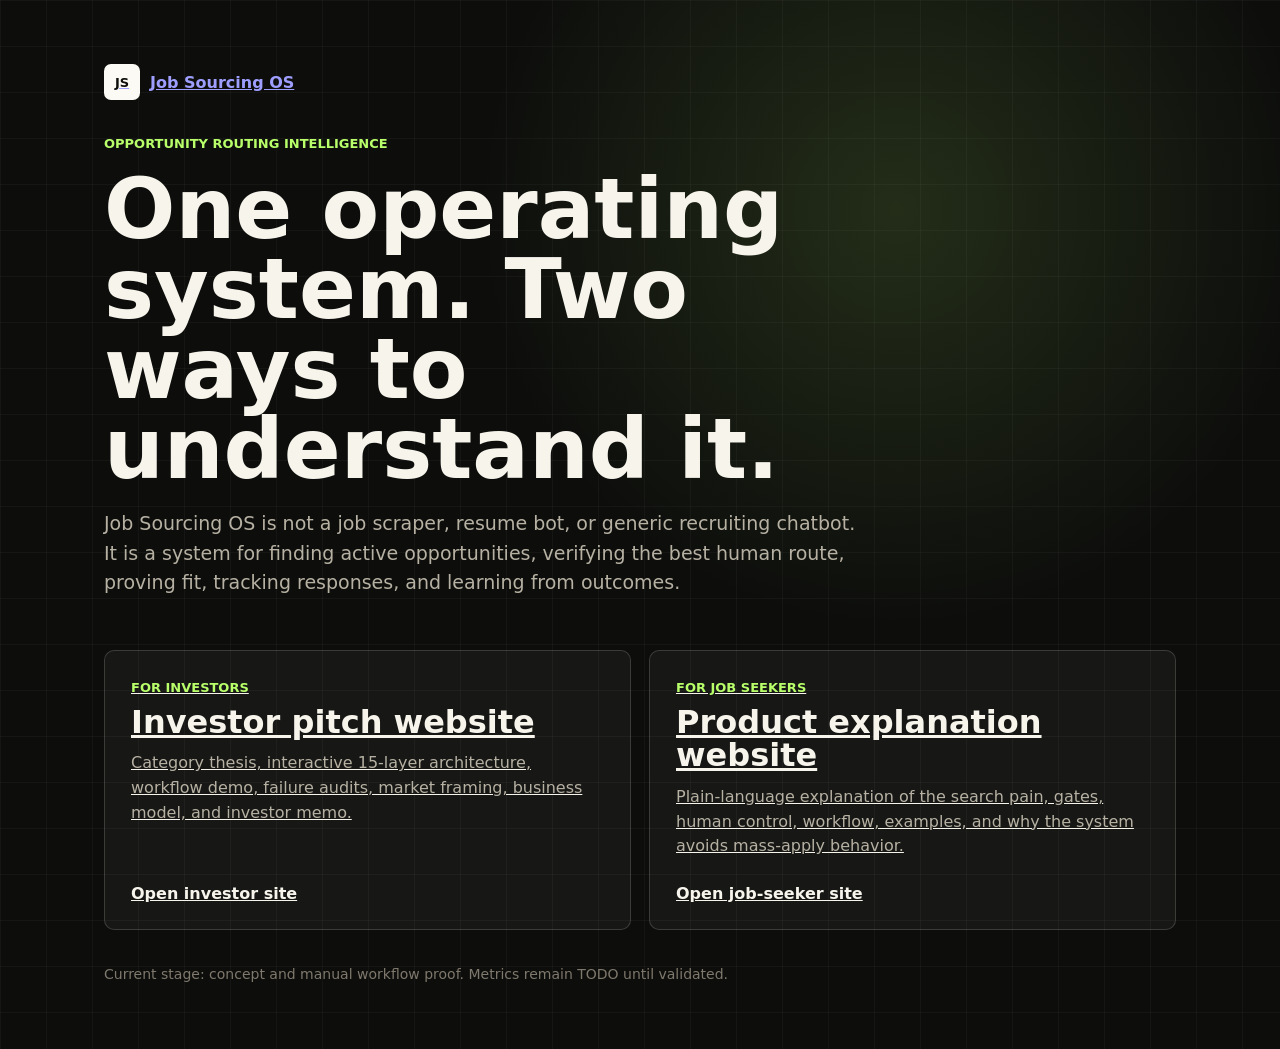
<file: index.html>
<!doctype html>
<html lang="en">
  <head>
    <meta charset="utf-8" />
    <meta name="viewport" content="width=device-width, initial-scale=1" />
    <meta
      name="description"
      content="Job Sourcing OS is opportunity routing intelligence for serious job searches."
    />
    <title>Job Sourcing OS</title>
    <style>
      :root {
        color-scheme: dark;
        --ink: #f7f4ec;
        --muted: #b7b1a3;
        --panel: #171a14;
        --line: rgba(247, 244, 236, 0.16);
        --green: #b8ff6a;
        --paper: #fbfaf5;
        --black: #0d0e0c;
      }

      * {
        box-sizing: border-box;
      }

      body {
        margin: 0;
        min-height: 100vh;
        background:
          linear-gradient(rgba(247, 244, 236, 0.035) 1px, transparent 1px),
          linear-gradient(90deg, rgba(247, 244, 236, 0.035) 1px, transparent 1px),
          radial-gradient(circle at 70% 20%, rgba(184, 255, 106, 0.13), transparent 34%),
          var(--black);
        background-size: 46px 46px, 46px 46px, auto, auto;
        color: var(--ink);
        font-family:
          Inter, ui-sans-serif, system-ui, -apple-system, BlinkMacSystemFont, "Segoe UI",
          sans-serif;
        letter-spacing: 0;
      }

      main {
        width: min(100%, 1120px);
        min-height: 100vh;
        margin: 0 auto;
        display: grid;
        align-content: center;
        gap: 34px;
        padding: 64px 24px;
      }

      .brand {
        display: inline-flex;
        align-items: center;
        gap: 10px;
        font-weight: 820;
      }

      .mark {
        display: grid;
        place-items: center;
        width: 36px;
        height: 36px;
        border-radius: 7px;
        background: var(--paper);
        color: var(--black);
        font-size: 13px;
      }

      .eyebrow {
        margin: 0 0 16px;
        color: var(--green);
        font-size: 13px;
        font-weight: 820;
        text-transform: uppercase;
      }

      h1 {
        max-width: 840px;
        margin: 0 0 20px;
        font-size: clamp(44px, 8vw, 84px);
        line-height: 0.95;
        letter-spacing: 0;
      }

      p {
        max-width: 760px;
        margin: 0;
        color: var(--muted);
        font-size: 19px;
        line-height: 1.55;
      }

      .route-grid {
        display: grid;
        grid-template-columns: repeat(2, minmax(0, 1fr));
        gap: 18px;
        margin-top: 18px;
      }

      .route-card {
        min-height: 280px;
        display: grid;
        align-content: space-between;
        gap: 24px;
        padding: 26px;
        border: 1px solid var(--line);
        border-radius: 10px;
        background: rgba(247, 244, 236, 0.045);
        color: inherit;
        transition:
          transform 180ms ease,
          border-color 180ms ease,
          background 180ms ease;
      }

      .route-card:hover,
      .route-card:focus-visible {
        transform: translateY(-2px);
        border-color: var(--green);
        background: rgba(184, 255, 106, 0.08);
      }

      .route-card span {
        color: var(--green);
        font-size: 13px;
        font-weight: 820;
        text-transform: uppercase;
      }

      .route-card h2 {
        margin: 10px 0 12px;
        font-size: 32px;
        line-height: 1.05;
      }

      .route-card p {
        font-size: 16px;
      }

      .route-card strong {
        color: var(--ink);
      }

      .footer-note {
        color: #7f786c;
        font-size: 14px;
      }

      @media (max-width: 760px) {
        main {
          padding: 42px 18px;
        }

        .route-grid {
          grid-template-columns: 1fr;
        }
      }
    </style>
  </head>
  <body>
    <main>
      <a class="brand" href="./">
        <span class="mark">JS</span>
        <span>Job Sourcing OS</span>
      </a>

      <section>
        <p class="eyebrow">Opportunity routing intelligence</p>
        <h1>One operating system. Two ways to understand it.</h1>
        <p>
          Job Sourcing OS is not a job scraper, resume bot, or generic recruiting
          chatbot. It is a system for finding active opportunities, verifying the
          best human route, proving fit, tracking responses, and learning from outcomes.
        </p>
      </section>

      <section class="route-grid" aria-label="Choose site version">
        <a class="route-card" href="./investor/">
          <div>
            <span>For investors</span>
            <h2>Investor pitch website</h2>
            <p>
              Category thesis, interactive 15-layer architecture, workflow demo,
              failure audits, market framing, business model, and investor memo.
            </p>
          </div>
          <strong>Open investor site</strong>
        </a>

        <a class="route-card" href="./jobseekers/">
          <div>
            <span>For job seekers</span>
            <h2>Product explanation website</h2>
            <p>
              Plain-language explanation of the search pain, gates, human control,
              workflow, examples, and why the system avoids mass-apply behavior.
            </p>
          </div>
          <strong>Open job-seeker site</strong>
        </a>
      </section>

      <p class="footer-note">
        Current stage: concept and manual workflow proof. Metrics remain TODO until validated.
      </p>
    </main>
  </body>
</html>
</file>
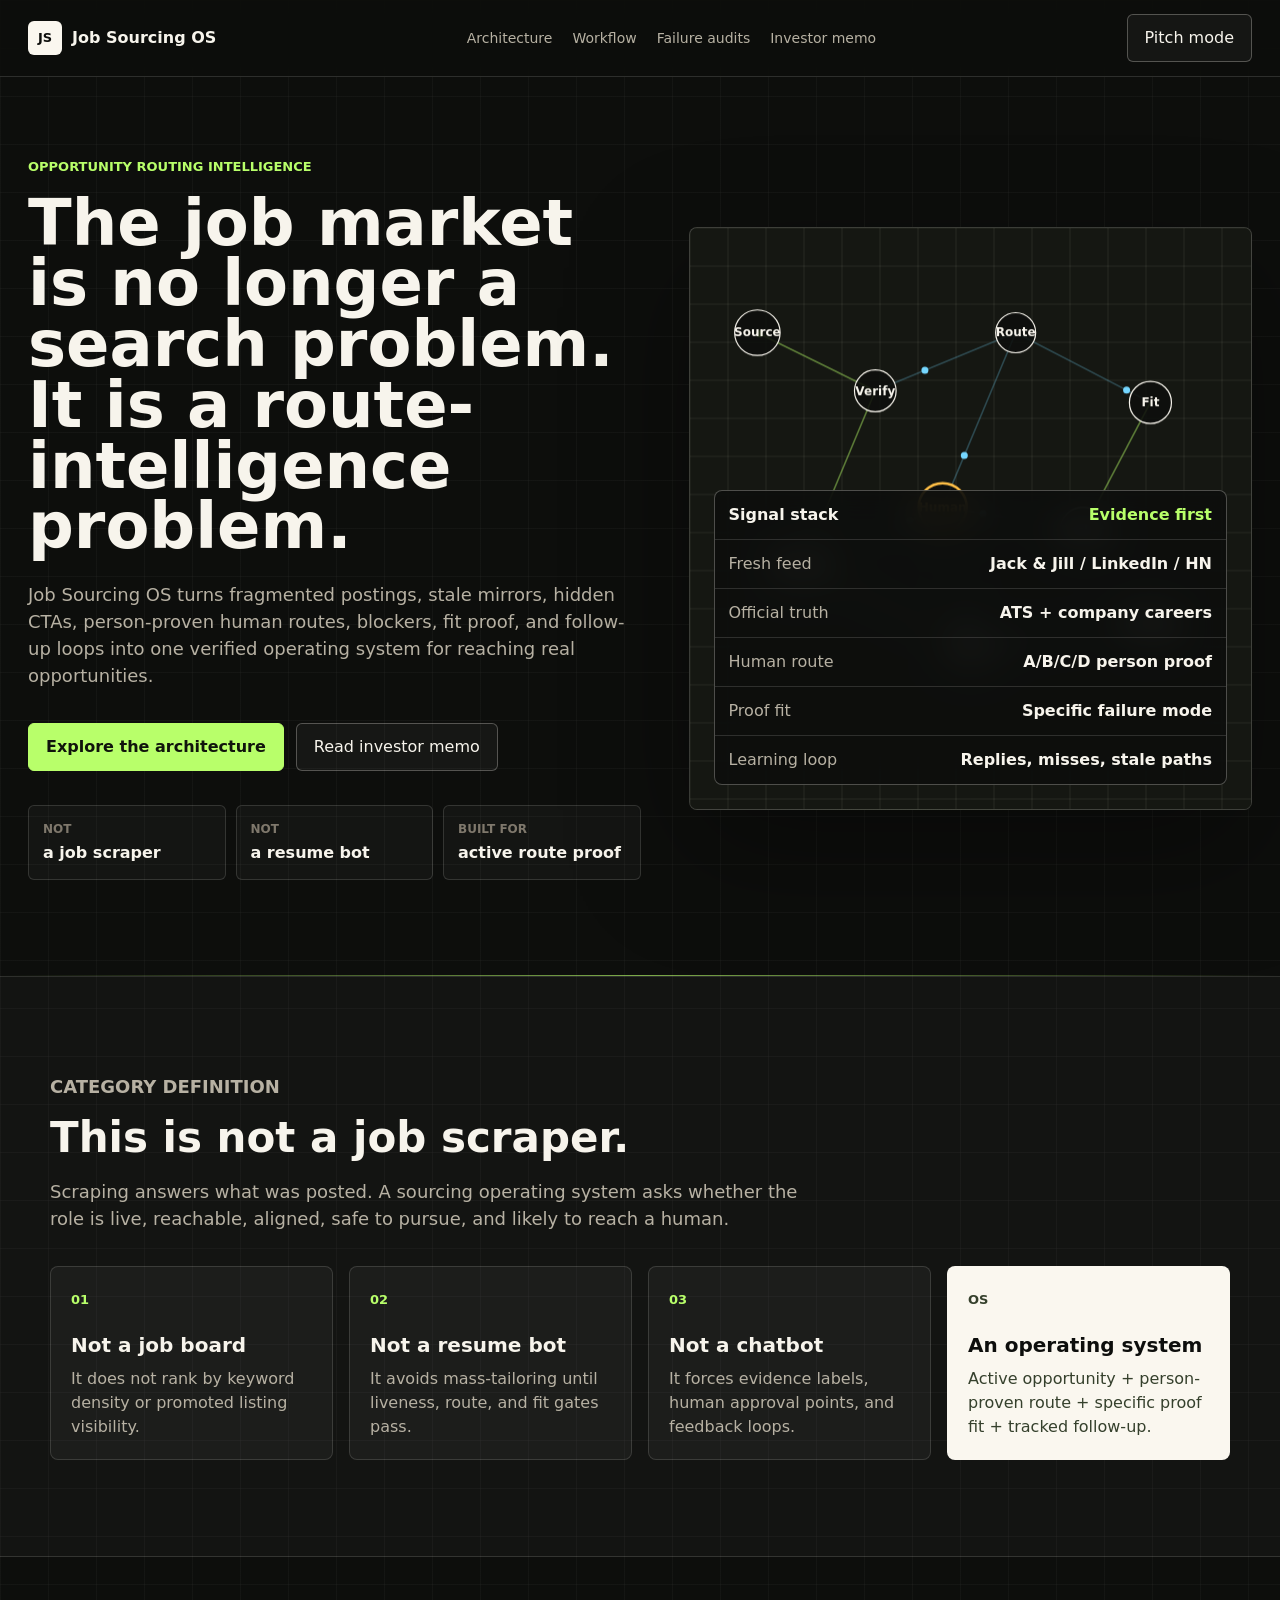
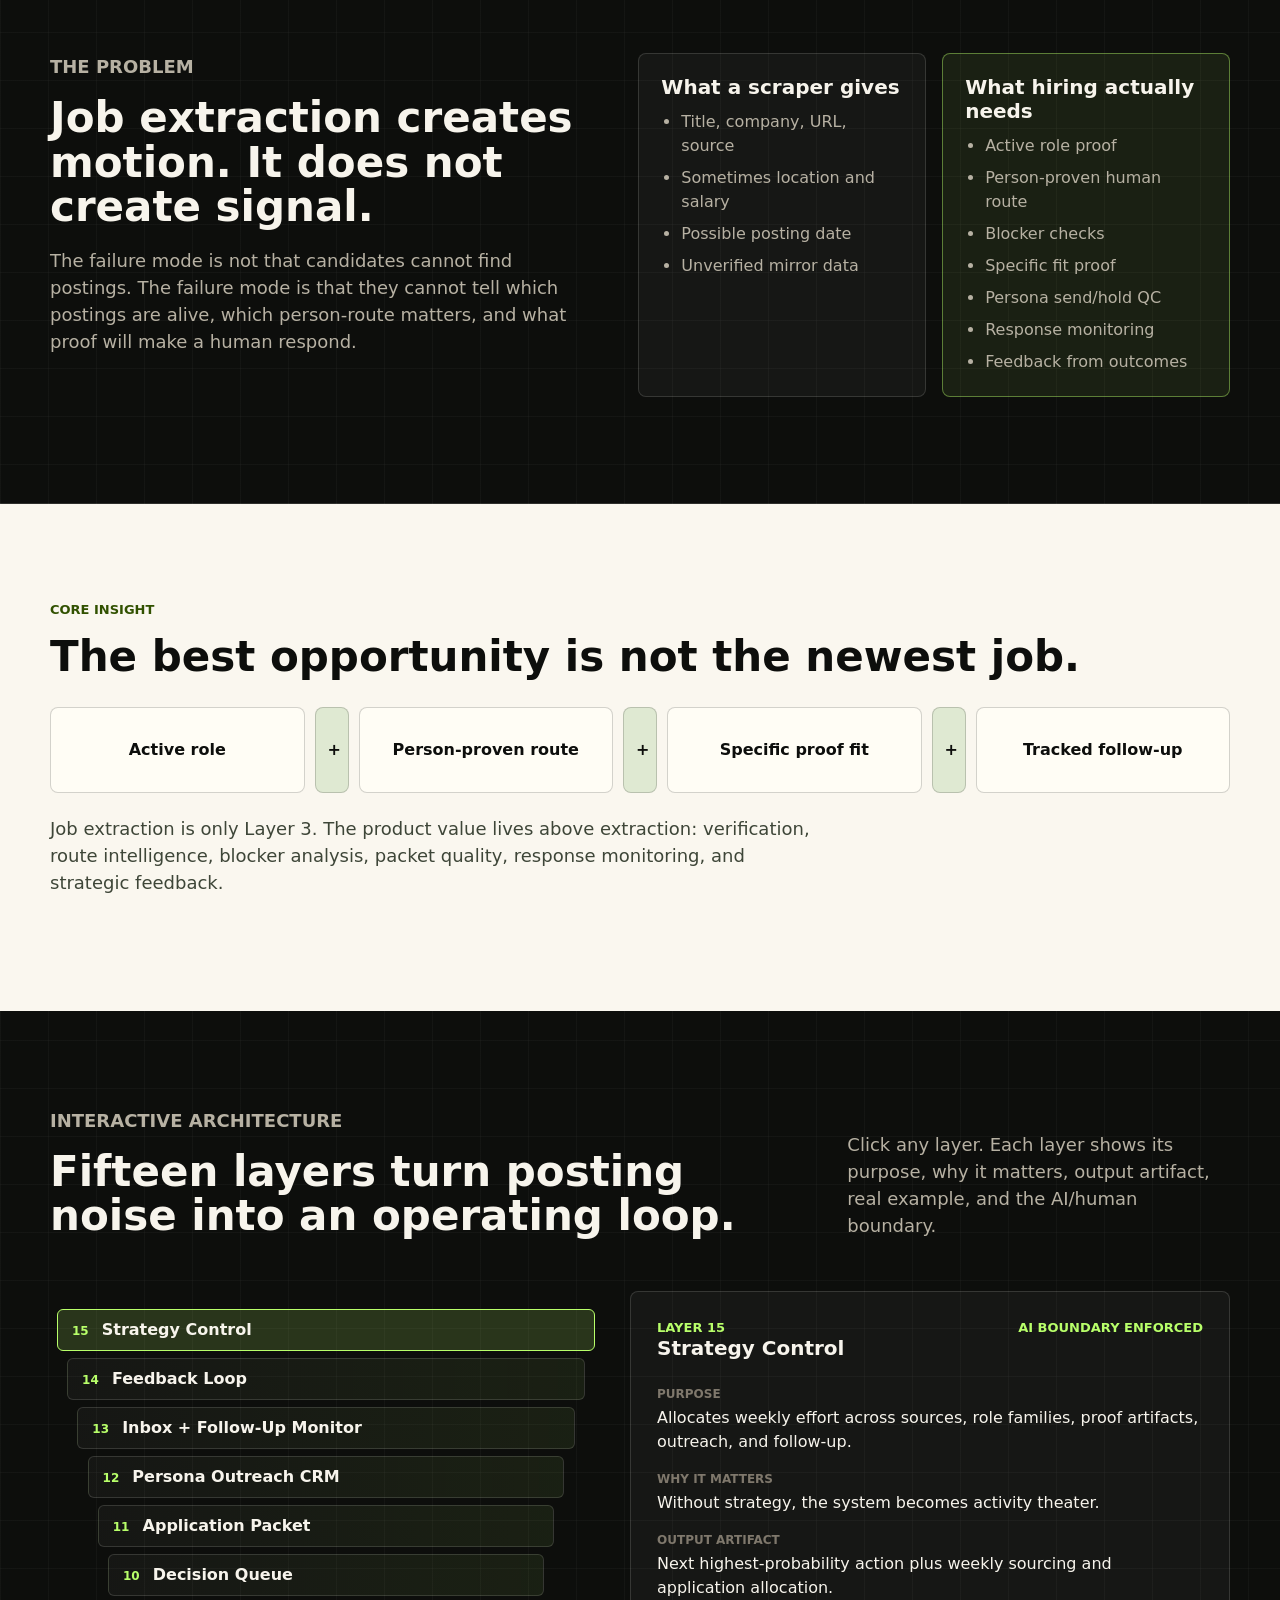
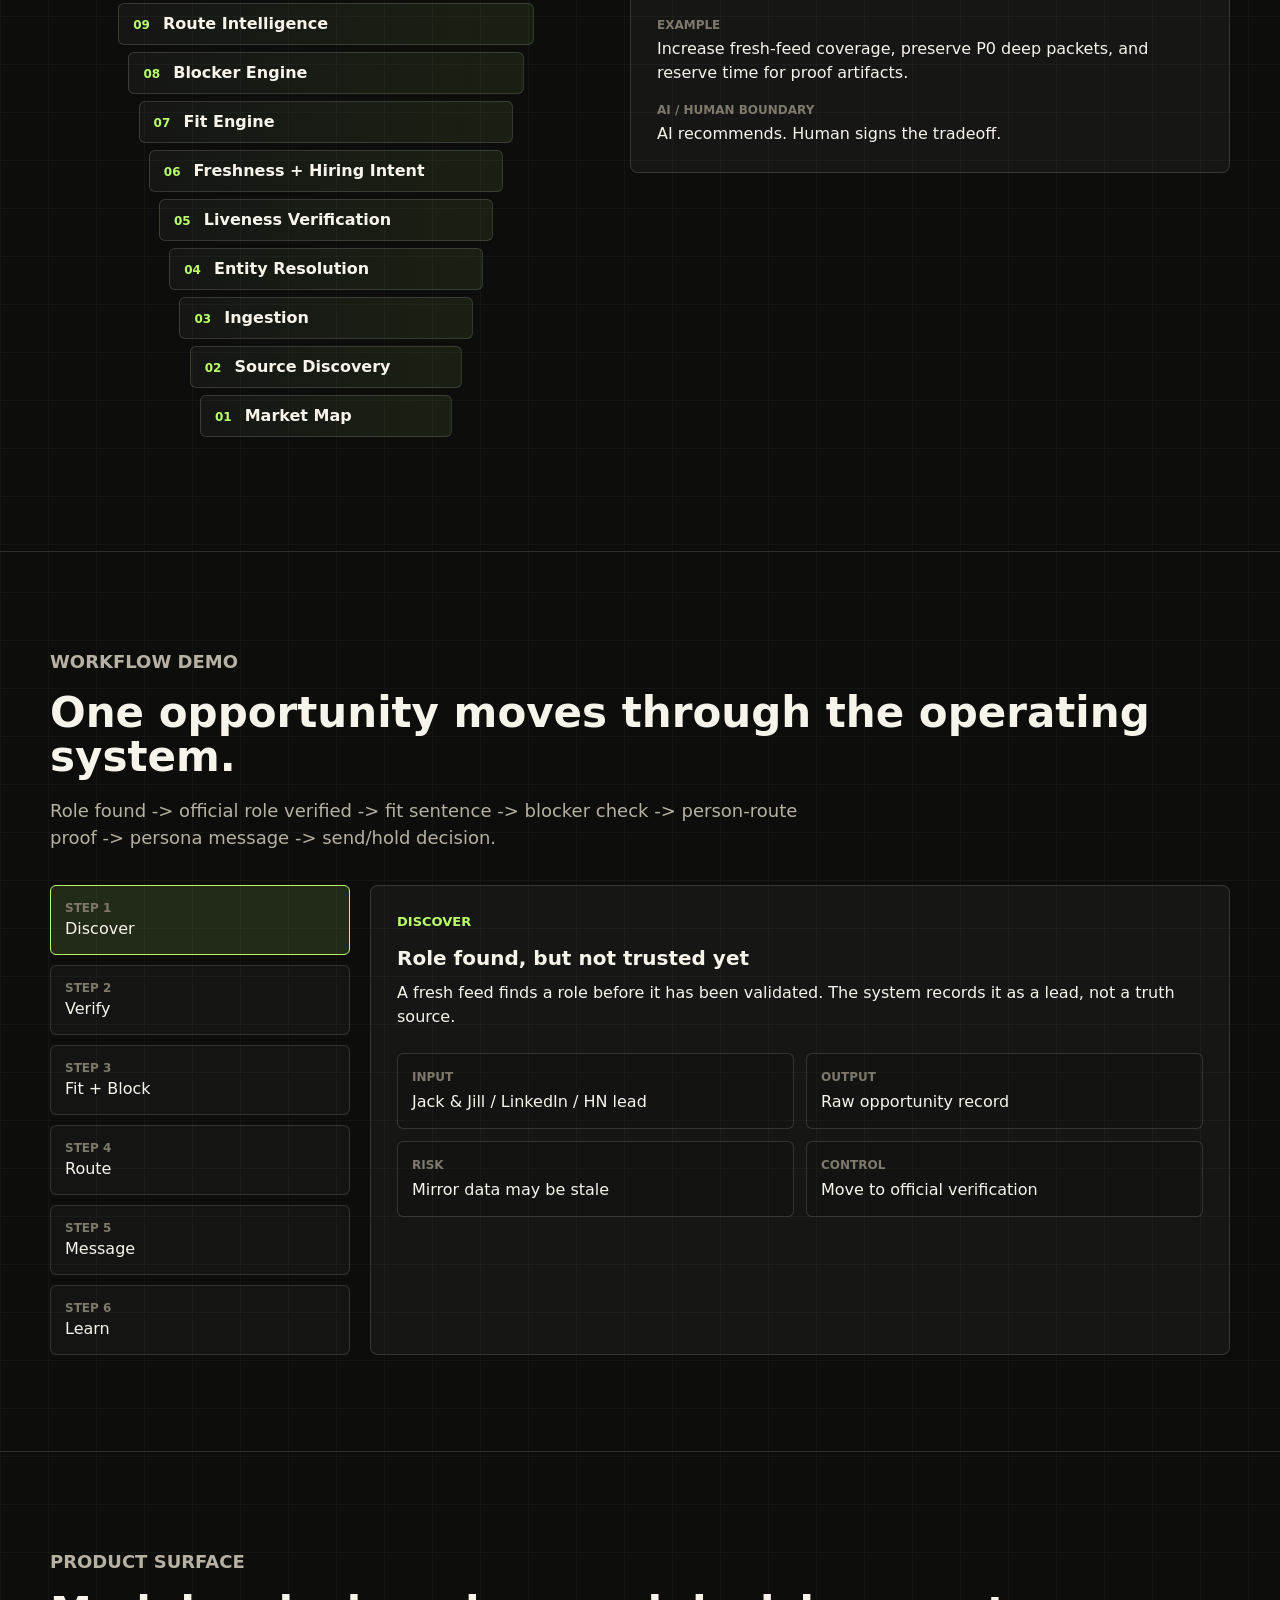
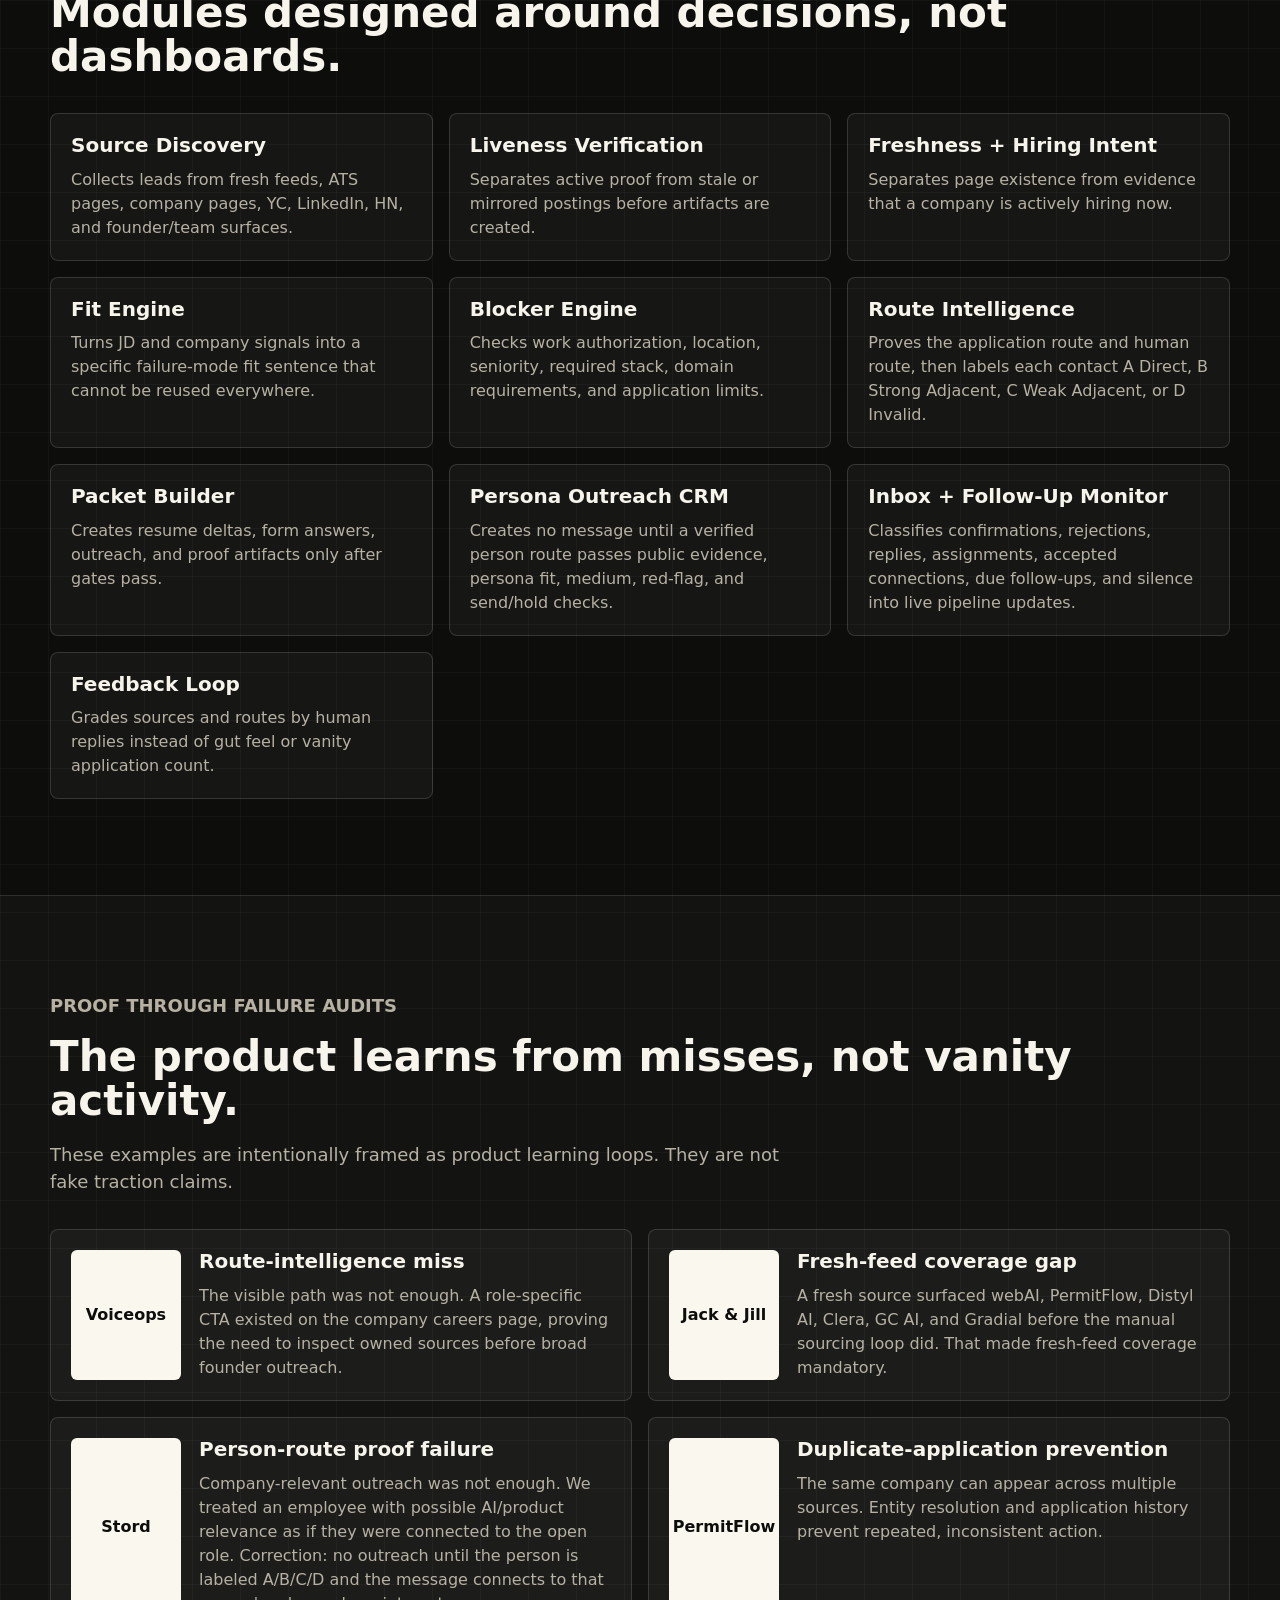
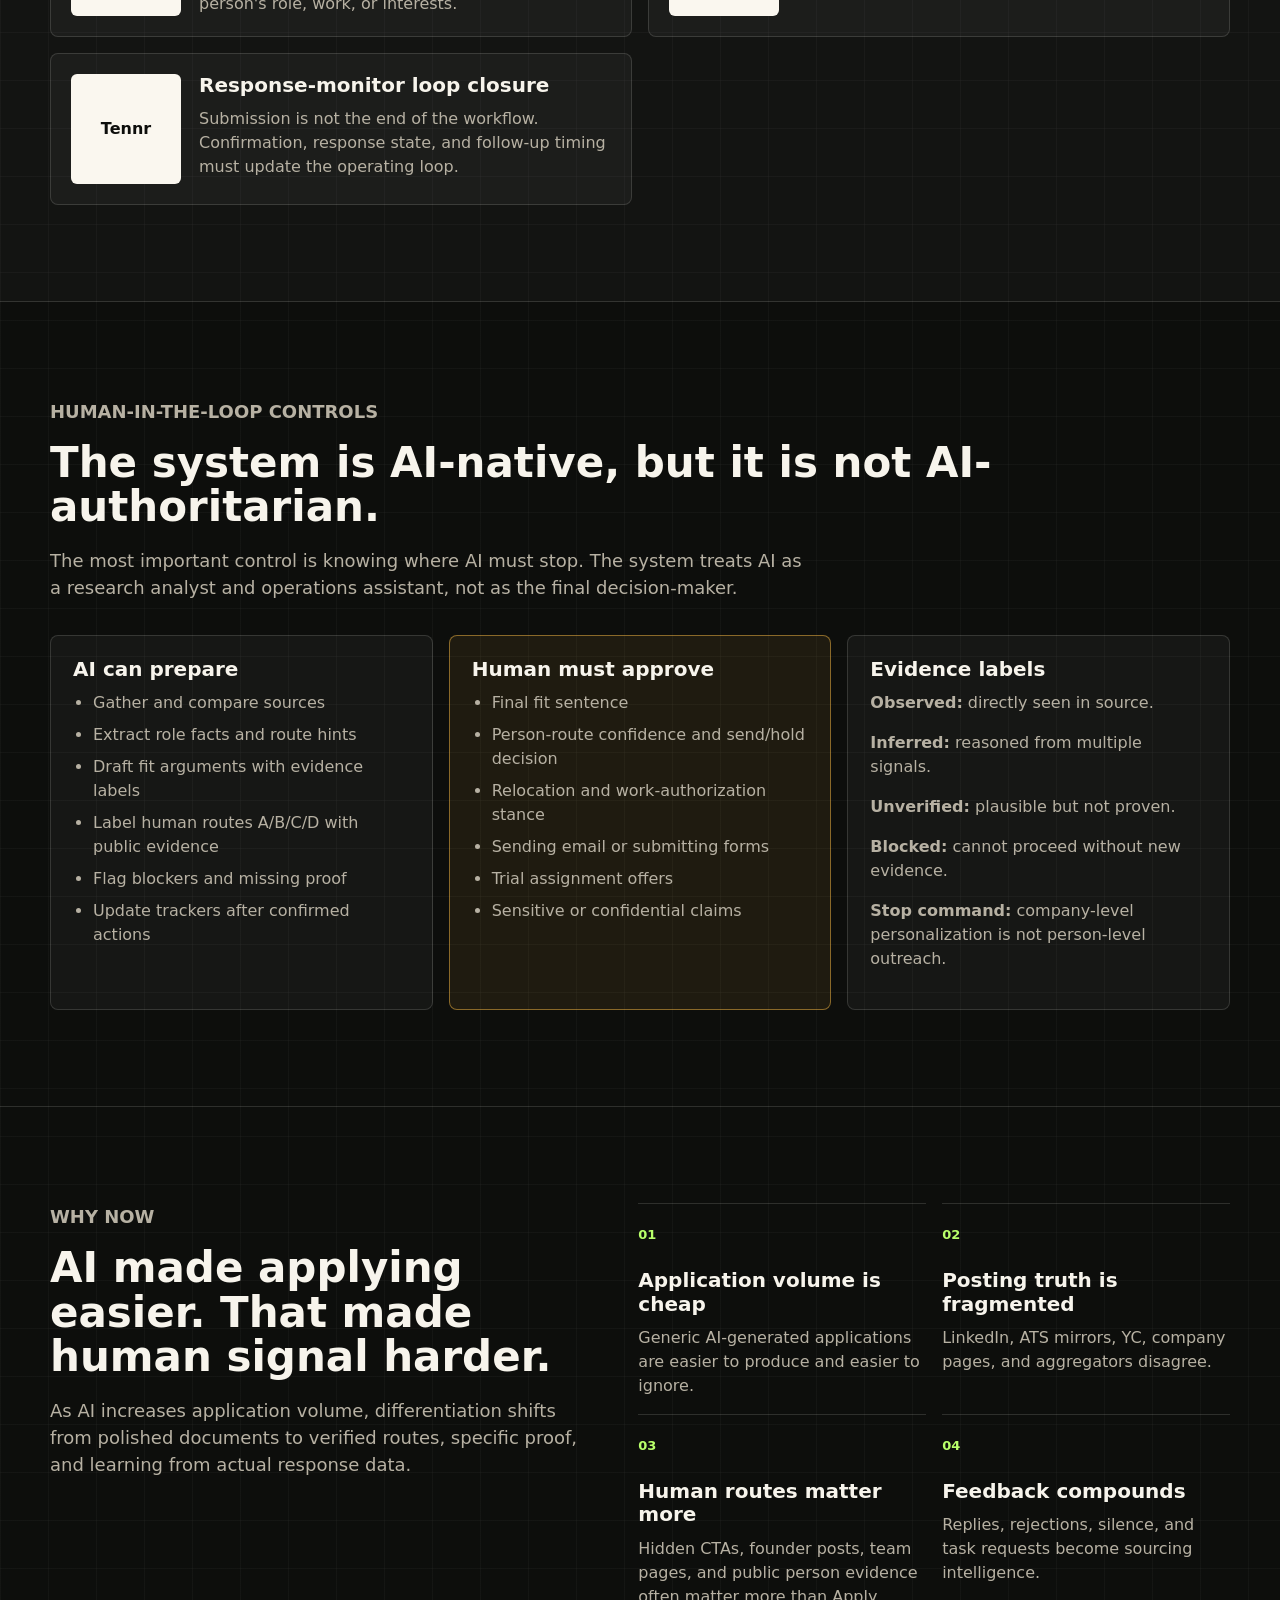
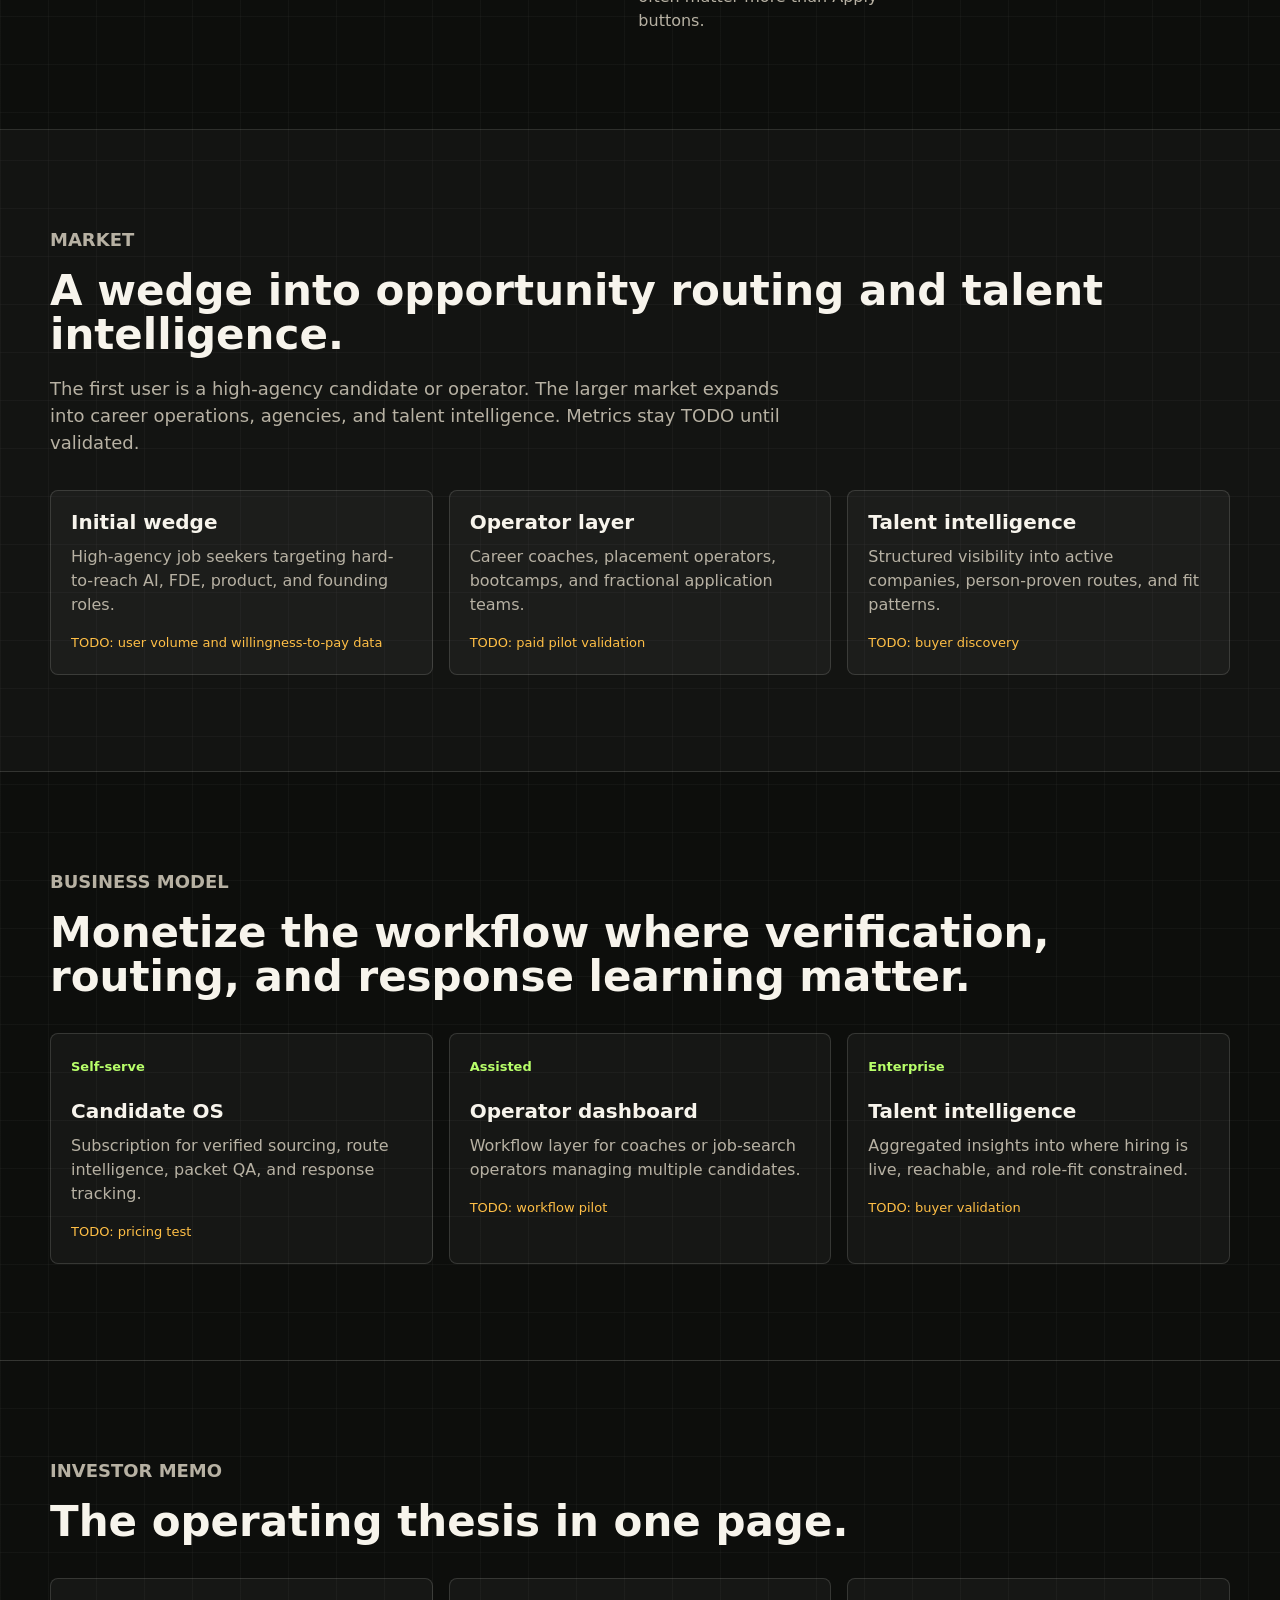
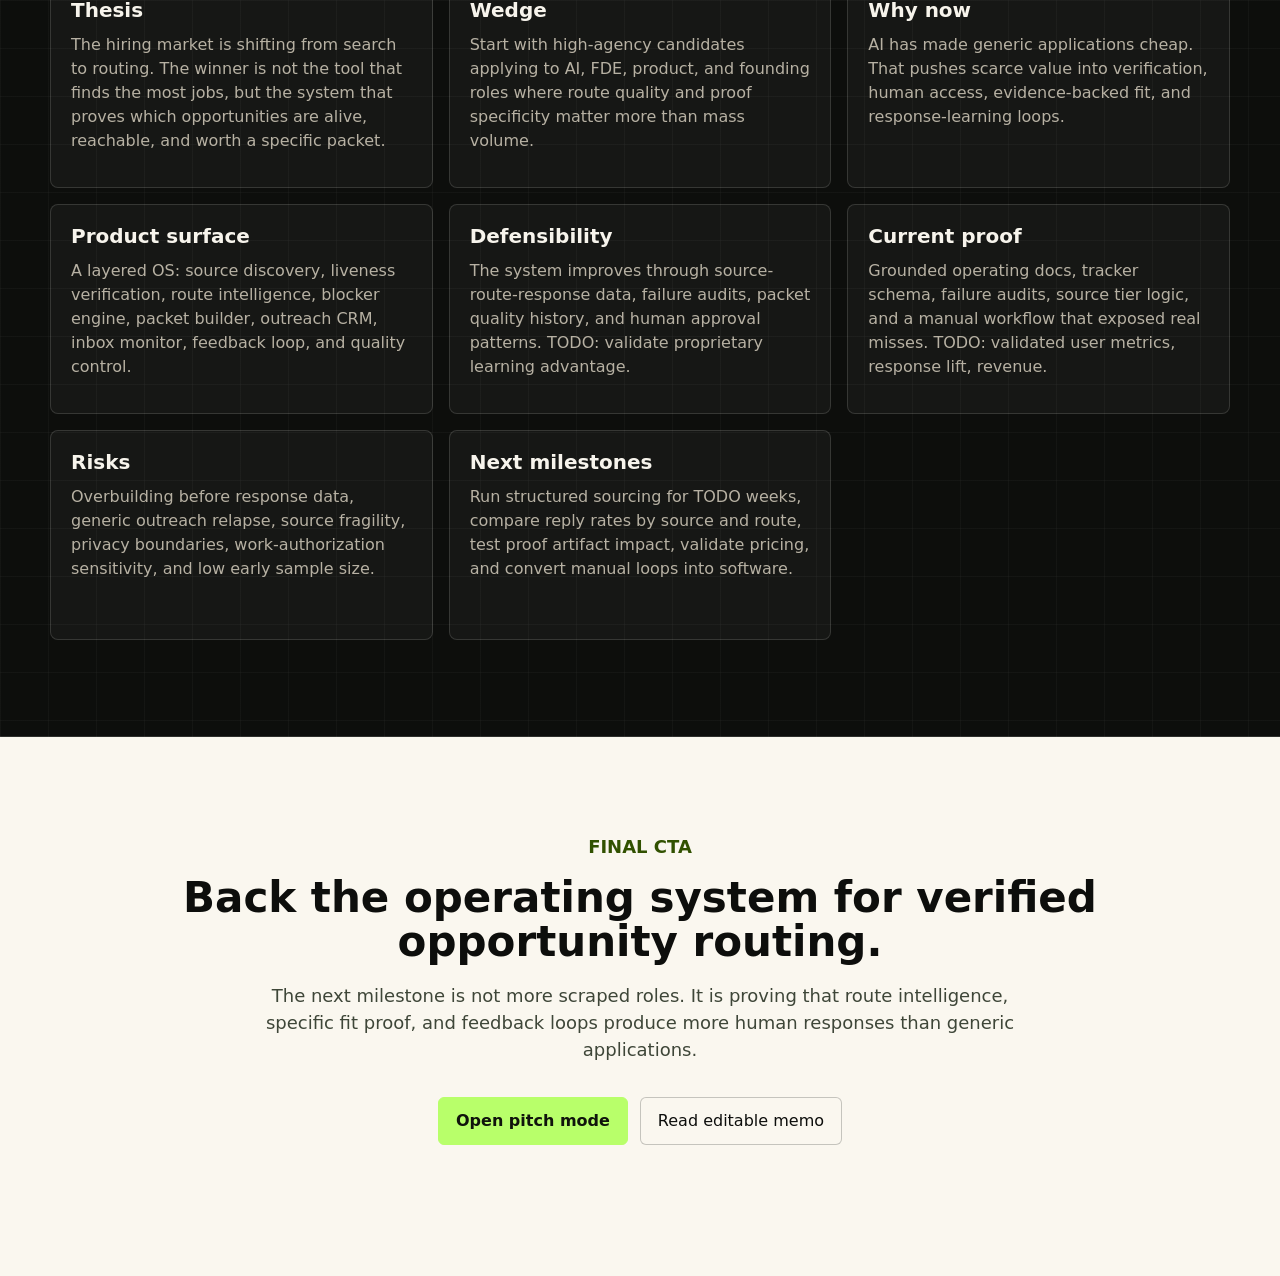
<file: investor/index.html>
<!doctype html>
<html lang="en">
  <head>
    <meta charset="utf-8" />
    <meta name="viewport" content="width=device-width, initial-scale=1" />
    <meta
      name="description"
      content="Job Sourcing OS is an AI operating system for finding active opportunities, verifying person-proven routes, proving fit, reaching humans, and learning from outcomes."
    />
    <title>Job Sourcing OS | Opportunity Routing Intelligence</title>
    <link rel="stylesheet" href="./styles.css" />
  </head>
  <body>
    <a class="skip-link" href="#main">Skip to content</a>

    <header class="site-header" aria-label="Primary navigation">
      <a class="brand" href="#top" aria-label="Job Sourcing OS home">
        <span class="brand-mark" aria-hidden="true">JS</span>
        <span>Job Sourcing OS</span>
      </a>
      <nav class="nav-links" aria-label="Page sections">
        <a href="#architecture">Architecture</a>
        <a href="#workflow">Workflow</a>
        <a href="#audit">Failure audits</a>
        <a href="#memo">Investor memo</a>
      </nav>
      <button class="ghost-button" id="pitchModeButton" type="button">Pitch mode</button>
    </header>

    <main id="main">
      <section class="hero section-band" id="top">
        <div class="hero-copy">
          <p class="eyebrow">Opportunity routing intelligence</p>
          <h1>The job market is no longer a search problem. It is a route-intelligence problem.</h1>
          <p class="hero-lede">
            Job Sourcing OS turns fragmented postings, stale mirrors, hidden CTAs,
            person-proven human routes, blockers, fit proof, and follow-up loops into
            one verified operating system for reaching real opportunities.
          </p>
          <div class="hero-actions" aria-label="Primary calls to action">
            <a class="primary-button" href="#architecture">Explore the architecture</a>
            <a class="secondary-button" href="#memo">Read investor memo</a>
          </div>
          <dl class="signal-strip" aria-label="Core operating thesis">
            <div>
              <dt>Not</dt>
              <dd>a job scraper</dd>
            </div>
            <div>
              <dt>Not</dt>
              <dd>a resume bot</dd>
            </div>
            <div>
              <dt>Built for</dt>
              <dd>active route proof</dd>
            </div>
          </dl>
        </div>

        <div class="hero-visual" aria-label="Opportunity routing visual">
          <canvas id="signalCanvas" width="760" height="560"></canvas>
          <div class="console-panel" aria-label="Live signal stack">
            <div class="console-header">
              <span>Signal stack</span>
              <span class="status-pill">Evidence first</span>
            </div>
            <div class="console-row">
              <span>Fresh feed</span>
              <strong>Jack & Jill / LinkedIn / HN</strong>
            </div>
            <div class="console-row">
              <span>Official truth</span>
              <strong>ATS + company careers</strong>
            </div>
            <div class="console-row">
              <span>Human route</span>
              <strong>A/B/C/D person proof</strong>
            </div>
            <div class="console-row">
              <span>Proof fit</span>
              <strong>Specific failure mode</strong>
            </div>
            <div class="console-row">
              <span>Learning loop</span>
              <strong>Replies, misses, stale paths</strong>
            </div>
          </div>
        </div>
      </section>

      <section class="section-band sharp-band" id="not-scraper">
        <div class="section-shell">
          <div class="section-heading">
            <p class="eyebrow">Category definition</p>
            <h2>This is not a job scraper.</h2>
            <p>
              Scraping answers what was posted. A sourcing operating system asks
              whether the role is live, reachable, aligned, safe to pursue, and
              likely to reach a human.
            </p>
          </div>
          <div class="contrast-grid" aria-label="Not a normal recruiting tool">
            <article>
              <span>01</span>
              <h3>Not a job board</h3>
              <p>It does not rank by keyword density or promoted listing visibility.</p>
            </article>
            <article>
              <span>02</span>
              <h3>Not a resume bot</h3>
              <p>It avoids mass-tailoring until liveness, route, and fit gates pass.</p>
            </article>
            <article>
              <span>03</span>
              <h3>Not a chatbot</h3>
              <p>It forces evidence labels, human approval points, and feedback loops.</p>
            </article>
            <article class="positive">
              <span>OS</span>
              <h3>An operating system</h3>
              <p>Active opportunity + person-proven route + specific proof fit + tracked follow-up.</p>
            </article>
          </div>
        </div>
      </section>

      <section class="section-band" id="problem">
        <div class="section-shell two-column">
          <div class="section-heading">
            <p class="eyebrow">The problem</p>
            <h2>Job extraction creates motion. It does not create signal.</h2>
            <p>
              The failure mode is not that candidates cannot find postings. The
              failure mode is that they cannot tell which postings are alive,
                which person-route matters, and what proof will make a human respond.
            </p>
          </div>
          <div class="comparison">
            <div class="comparison-block">
              <h3>What a scraper gives</h3>
              <ul>
                <li>Title, company, URL, source</li>
                <li>Sometimes location and salary</li>
                <li>Possible posting date</li>
                <li>Unverified mirror data</li>
              </ul>
            </div>
            <div class="comparison-block accent">
              <h3>What hiring actually needs</h3>
              <ul>
                <li>Active role proof</li>
                <li>Person-proven human route</li>
                <li>Blocker checks</li>
                <li>Specific fit proof</li>
                <li>Persona send/hold QC</li>
                <li>Response monitoring</li>
                <li>Feedback from outcomes</li>
              </ul>
            </div>
          </div>
        </div>
      </section>

      <section class="section-band insight-band" id="insight">
        <div class="section-shell">
          <p class="eyebrow">Core insight</p>
          <h2>The best opportunity is not the newest job.</h2>
          <div class="equation" aria-label="Core product equation">
            <span>Active role</span>
            <span>+</span>
            <span>Person-proven route</span>
            <span>+</span>
            <span>Specific proof fit</span>
            <span>+</span>
            <span>Tracked follow-up</span>
          </div>
          <p class="wide-copy">
            Job extraction is only Layer 3. The product value lives above extraction:
            verification, route intelligence, blocker analysis, packet quality,
            response monitoring, and strategic feedback.
          </p>
        </div>
      </section>

      <section class="section-band architecture-band" id="architecture">
        <div class="section-shell">
          <div class="section-heading architecture-heading">
            <div>
              <p class="eyebrow">Interactive architecture</p>
              <h2>Fifteen layers turn posting noise into an operating loop.</h2>
            </div>
            <p>
              Click any layer. Each layer shows its purpose, why it matters,
              output artifact, real example, and the AI/human boundary.
            </p>
          </div>

          <div class="architecture-layout">
            <div class="layer-stack" id="layerStack" aria-label="15-layer architecture"></div>
            <aside class="layer-detail" id="layerDetail" aria-live="polite"></aside>
          </div>
        </div>
      </section>

      <section class="section-band workflow-band" id="workflow">
        <div class="section-shell">
          <div class="section-heading">
            <p class="eyebrow">Workflow demo</p>
            <h2>One opportunity moves through the operating system.</h2>
            <p>
              Role found -> official role verified -> fit sentence -> blocker check
              -> person-route proof -> persona message -> send/hold decision.
            </p>
          </div>

          <div class="workflow-demo">
            <div class="workflow-rail" id="workflowRail" aria-label="Workflow stages"></div>
            <div class="workflow-output" id="workflowOutput" aria-live="polite"></div>
          </div>
        </div>
      </section>

      <section class="section-band" id="modules">
        <div class="section-shell">
          <div class="section-heading">
            <p class="eyebrow">Product surface</p>
            <h2>Modules designed around decisions, not dashboards.</h2>
          </div>
          <div class="module-grid" id="moduleGrid" aria-label="Product modules"></div>
        </div>
      </section>

      <section class="section-band audit-band" id="audit">
        <div class="section-shell">
          <div class="section-heading">
            <p class="eyebrow">Proof through failure audits</p>
            <h2>The product learns from misses, not vanity activity.</h2>
            <p>
              These examples are intentionally framed as product learning loops.
              They are not fake traction claims.
            </p>
          </div>
          <div class="audit-grid" id="auditGrid" aria-label="Failure audit loops"></div>
        </div>
      </section>

      <section class="section-band safety-band" id="safety">
        <div class="section-shell">
          <div class="section-heading">
            <p class="eyebrow">Human-in-the-loop controls</p>
            <h2>The system is AI-native, but it is not AI-authoritarian.</h2>
            <p>
              The most important control is knowing where AI must stop. The
              system treats AI as a research analyst and operations assistant,
              not as the final decision-maker.
            </p>
          </div>
          <div class="safety-layout">
            <div class="safety-table">
              <h3>AI can prepare</h3>
              <ul>
                <li>Gather and compare sources</li>
                <li>Extract role facts and route hints</li>
                <li>Draft fit arguments with evidence labels</li>
                <li>Label human routes A/B/C/D with public evidence</li>
                <li>Flag blockers and missing proof</li>
                <li>Update trackers after confirmed actions</li>
              </ul>
            </div>
            <div class="safety-table human">
              <h3>Human must approve</h3>
              <ul>
                <li>Final fit sentence</li>
                <li>Person-route confidence and send/hold decision</li>
                <li>Relocation and work-authorization stance</li>
                <li>Sending email or submitting forms</li>
                <li>Trial assignment offers</li>
                <li>Sensitive or confidential claims</li>
              </ul>
            </div>
            <div class="evidence-panel">
              <h3>Evidence labels</h3>
              <p><strong>Observed:</strong> directly seen in source.</p>
              <p><strong>Inferred:</strong> reasoned from multiple signals.</p>
              <p><strong>Unverified:</strong> plausible but not proven.</p>
              <p><strong>Blocked:</strong> cannot proceed without new evidence.</p>
              <p><strong>Stop command:</strong> company-level personalization is not person-level outreach.</p>
            </div>
          </div>
        </div>
      </section>

      <section class="section-band why-now-band" id="why-now">
        <div class="section-shell two-column">
          <div class="section-heading">
            <p class="eyebrow">Why now</p>
            <h2>AI made applying easier. That made human signal harder.</h2>
            <p>
              As AI increases application volume, differentiation shifts from
              polished documents to verified routes, specific proof, and learning
              from actual response data.
            </p>
          </div>
          <div class="why-list">
            <article>
              <span>01</span>
              <h3>Application volume is cheap</h3>
              <p>Generic AI-generated applications are easier to produce and easier to ignore.</p>
            </article>
            <article>
              <span>02</span>
              <h3>Posting truth is fragmented</h3>
              <p>LinkedIn, ATS mirrors, YC, company pages, and aggregators disagree.</p>
            </article>
            <article>
              <span>03</span>
              <h3>Human routes matter more</h3>
              <p>Hidden CTAs, founder posts, team pages, and public person evidence often matter more than Apply buttons.</p>
            </article>
            <article>
              <span>04</span>
              <h3>Feedback compounds</h3>
              <p>Replies, rejections, silence, and task requests become sourcing intelligence.</p>
            </article>
          </div>
        </div>
      </section>

      <section class="section-band market-band" id="market">
        <div class="section-shell">
          <div class="section-heading">
            <p class="eyebrow">Market</p>
            <h2>A wedge into opportunity routing and talent intelligence.</h2>
            <p>
              The first user is a high-agency candidate or operator. The larger
              market expands into career operations, agencies, and talent
              intelligence. Metrics stay TODO until validated.
            </p>
          </div>
          <div class="market-grid">
            <article>
              <h3>Initial wedge</h3>
              <p>High-agency job seekers targeting hard-to-reach AI, FDE, product, and founding roles.</p>
              <span>TODO: user volume and willingness-to-pay data</span>
            </article>
            <article>
              <h3>Operator layer</h3>
              <p>Career coaches, placement operators, bootcamps, and fractional application teams.</p>
              <span>TODO: paid pilot validation</span>
            </article>
            <article>
              <h3>Talent intelligence</h3>
              <p>Structured visibility into active companies, person-proven routes, and fit patterns.</p>
              <span>TODO: buyer discovery</span>
            </article>
          </div>
        </div>
      </section>

      <section class="section-band business-band" id="business">
        <div class="section-shell">
          <div class="section-heading">
            <p class="eyebrow">Business model</p>
            <h2>Monetize the workflow where verification, routing, and response learning matter.</h2>
          </div>
          <div class="business-grid">
            <article>
              <span>Self-serve</span>
              <h3>Candidate OS</h3>
              <p>Subscription for verified sourcing, route intelligence, packet QA, and response tracking.</p>
              <small>TODO: pricing test</small>
            </article>
            <article>
              <span>Assisted</span>
              <h3>Operator dashboard</h3>
              <p>Workflow layer for coaches or job-search operators managing multiple candidates.</p>
              <small>TODO: workflow pilot</small>
            </article>
            <article>
              <span>Enterprise</span>
              <h3>Talent intelligence</h3>
              <p>Aggregated insights into where hiring is live, reachable, and role-fit constrained.</p>
              <small>TODO: buyer validation</small>
            </article>
          </div>
        </div>
      </section>

      <section class="section-band memo-band" id="memo">
        <div class="section-shell">
          <div class="section-heading">
            <p class="eyebrow">Investor memo</p>
            <h2>The operating thesis in one page.</h2>
          </div>
          <div class="memo-grid" id="memoGrid" aria-label="Investor memo"></div>
        </div>
      </section>

      <section class="section-band final-cta" id="cta">
        <div class="section-shell">
          <p class="eyebrow">Final CTA</p>
          <h2>Back the operating system for verified opportunity routing.</h2>
          <p>
            The next milestone is not more scraped roles. It is proving that
            route intelligence, specific fit proof, and feedback loops produce
            more human responses than generic applications.
          </p>
          <div class="hero-actions">
            <button class="primary-button" id="pitchModeButtonBottom" type="button">Open pitch mode</button>
            <a class="secondary-button" href="./INVESTOR_MEMO.md">Read editable memo</a>
          </div>
        </div>
      </section>
    </main>

    <dialog class="pitch-dialog" id="pitchDialog" aria-labelledby="pitchTitle">
      <div class="pitch-dialog-inner">
        <div class="pitch-topbar">
          <span>Pitch mode</span>
          <button class="icon-button" id="closePitch" type="button" aria-label="Close pitch mode">x</button>
        </div>
        <section class="pitch-slide" id="pitchSlide">
          <p class="eyebrow" id="pitchKicker"></p>
          <h2 id="pitchTitle"></h2>
          <p id="pitchBody"></p>
        </section>
        <div class="pitch-controls">
          <button class="secondary-button" id="prevPitch" type="button">Previous</button>
          <span id="pitchCounter" aria-live="polite"></span>
          <button class="primary-button" id="nextPitch" type="button">Next</button>
        </div>
      </div>
    </dialog>

    <script src="./app.js"></script>
  </body>
</html>
</file>
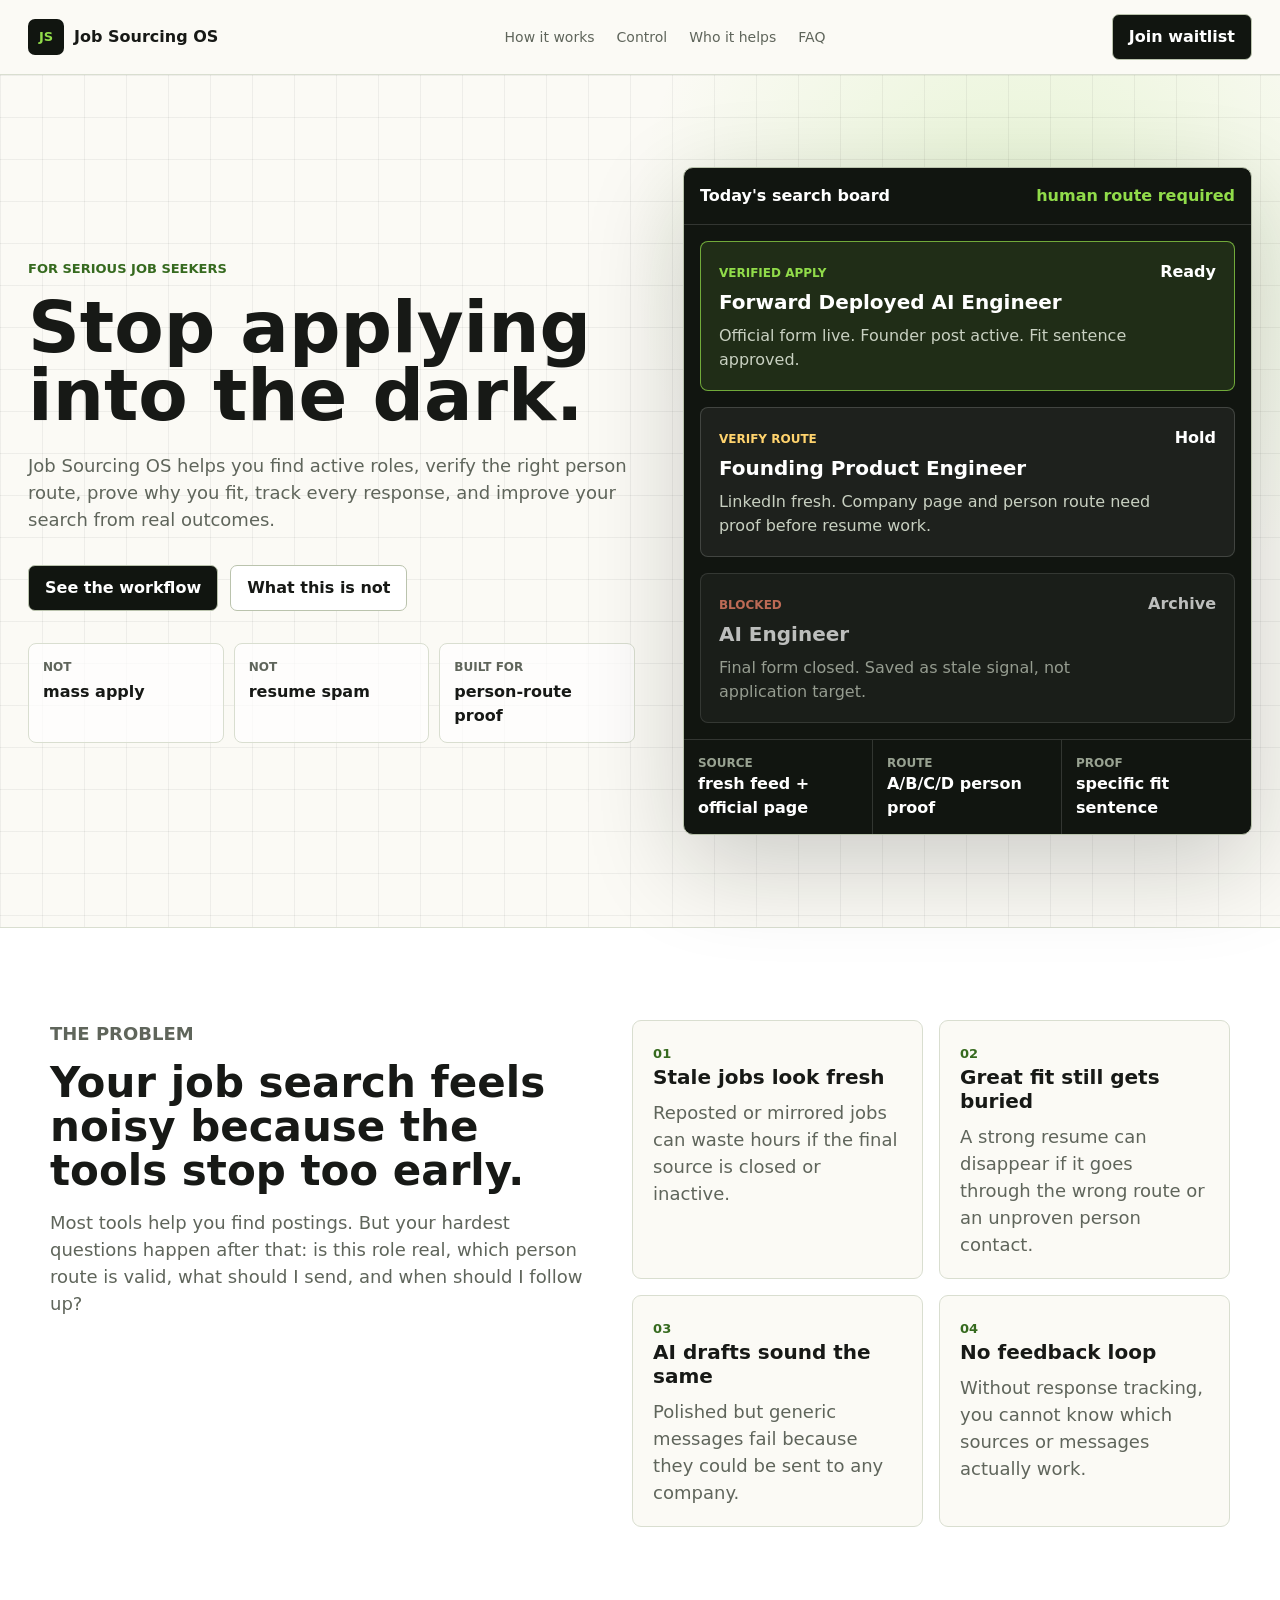
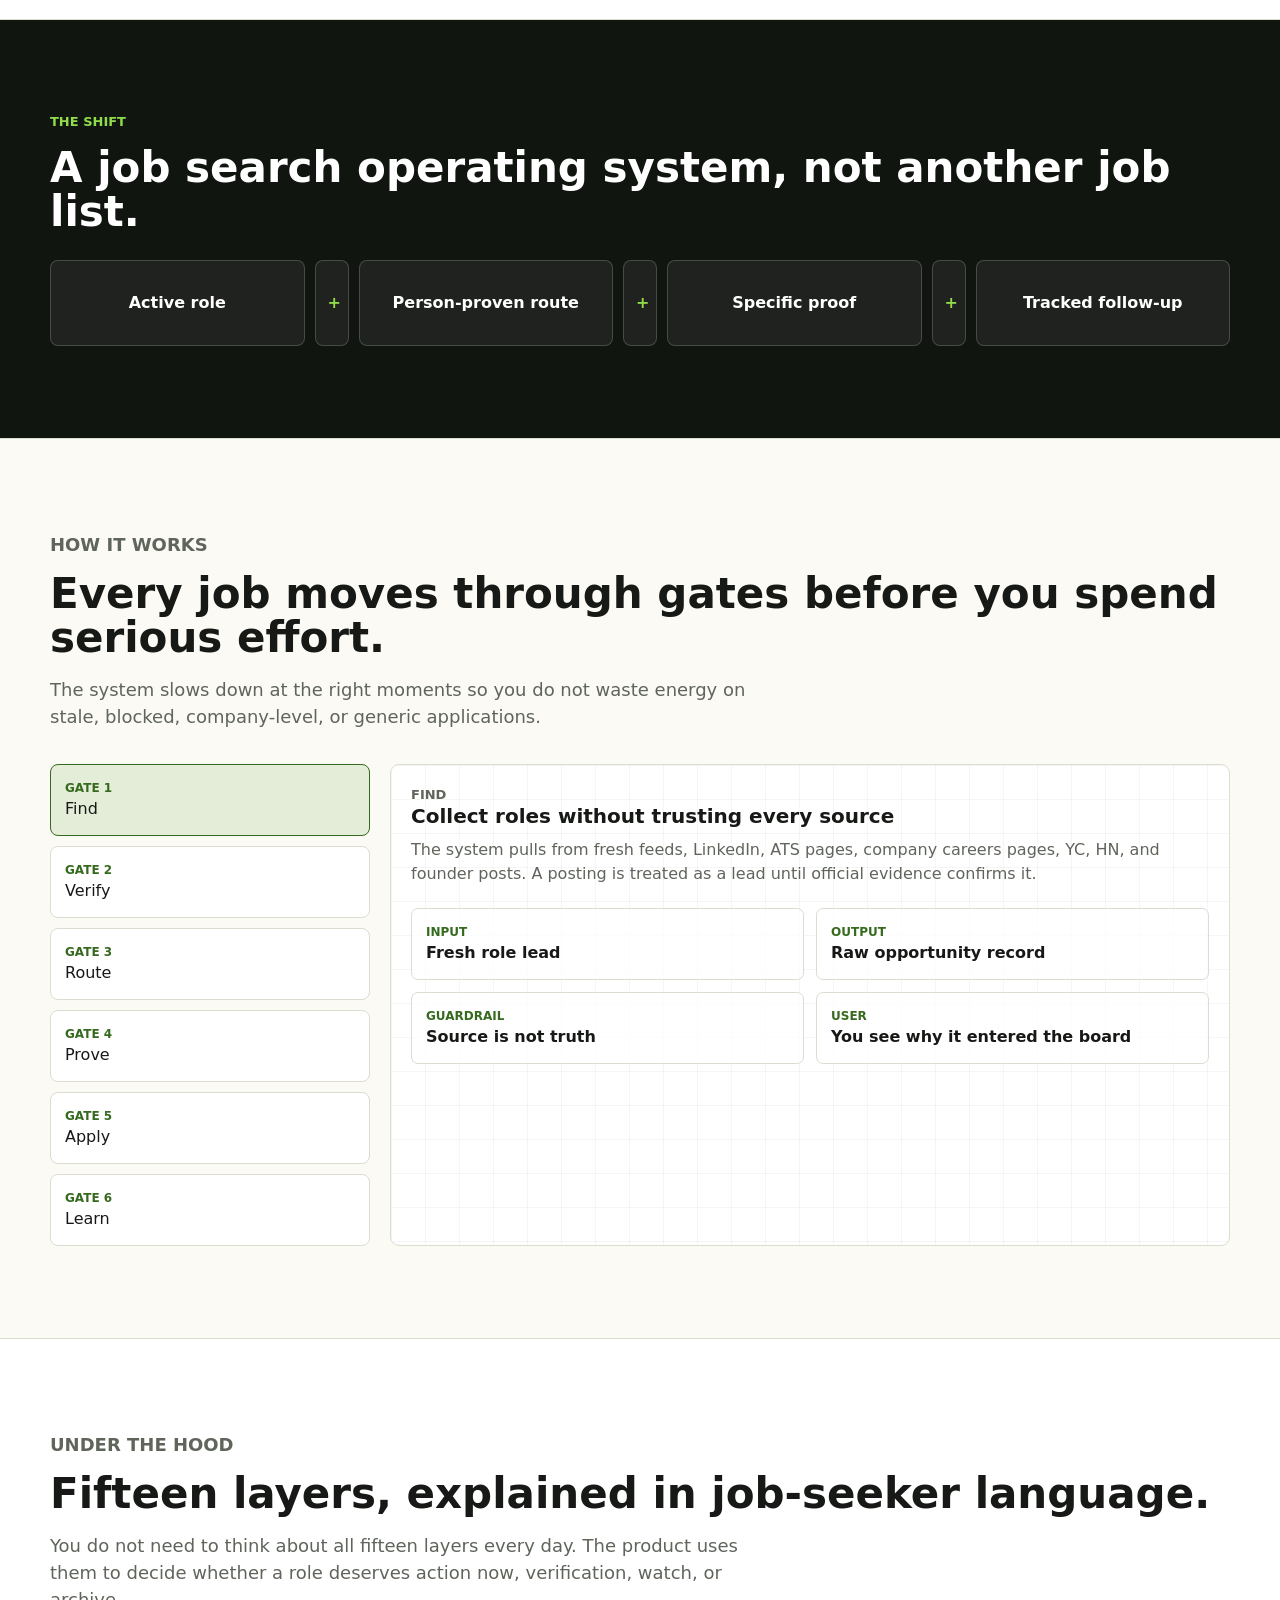
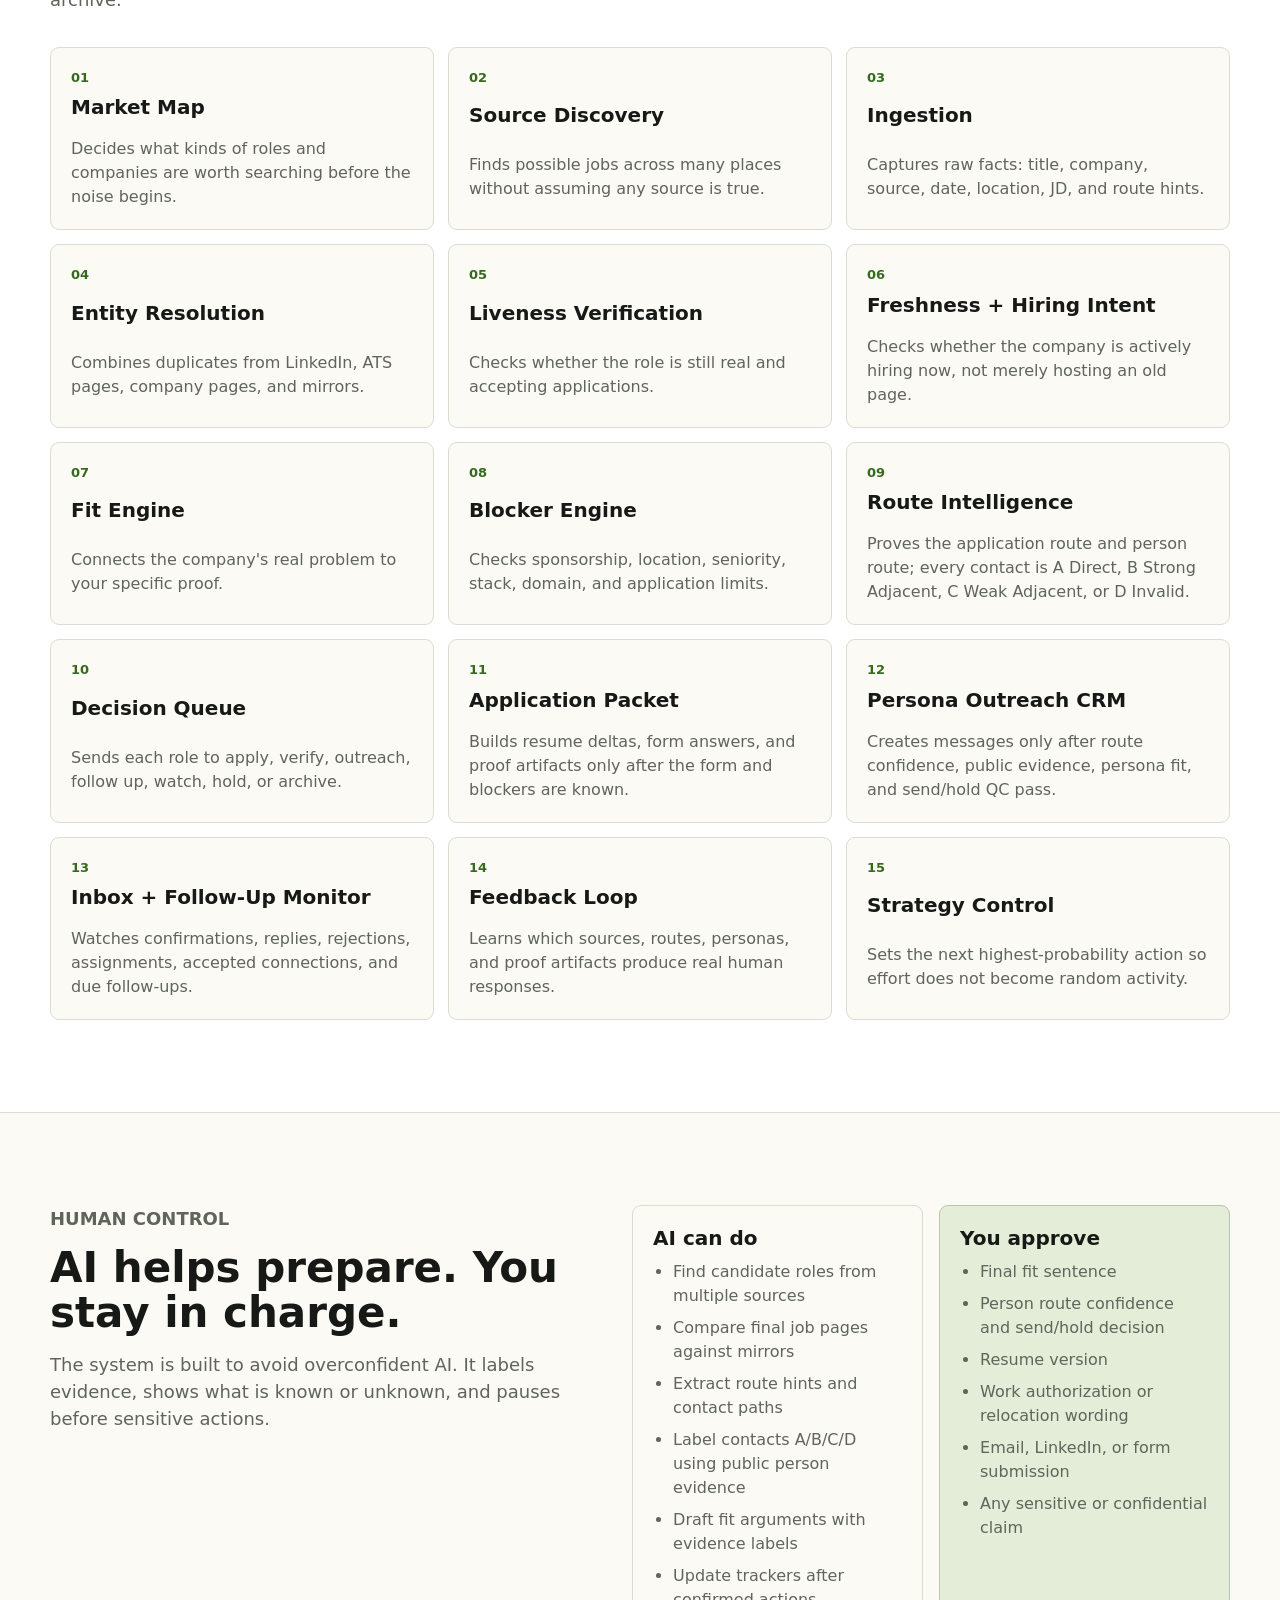
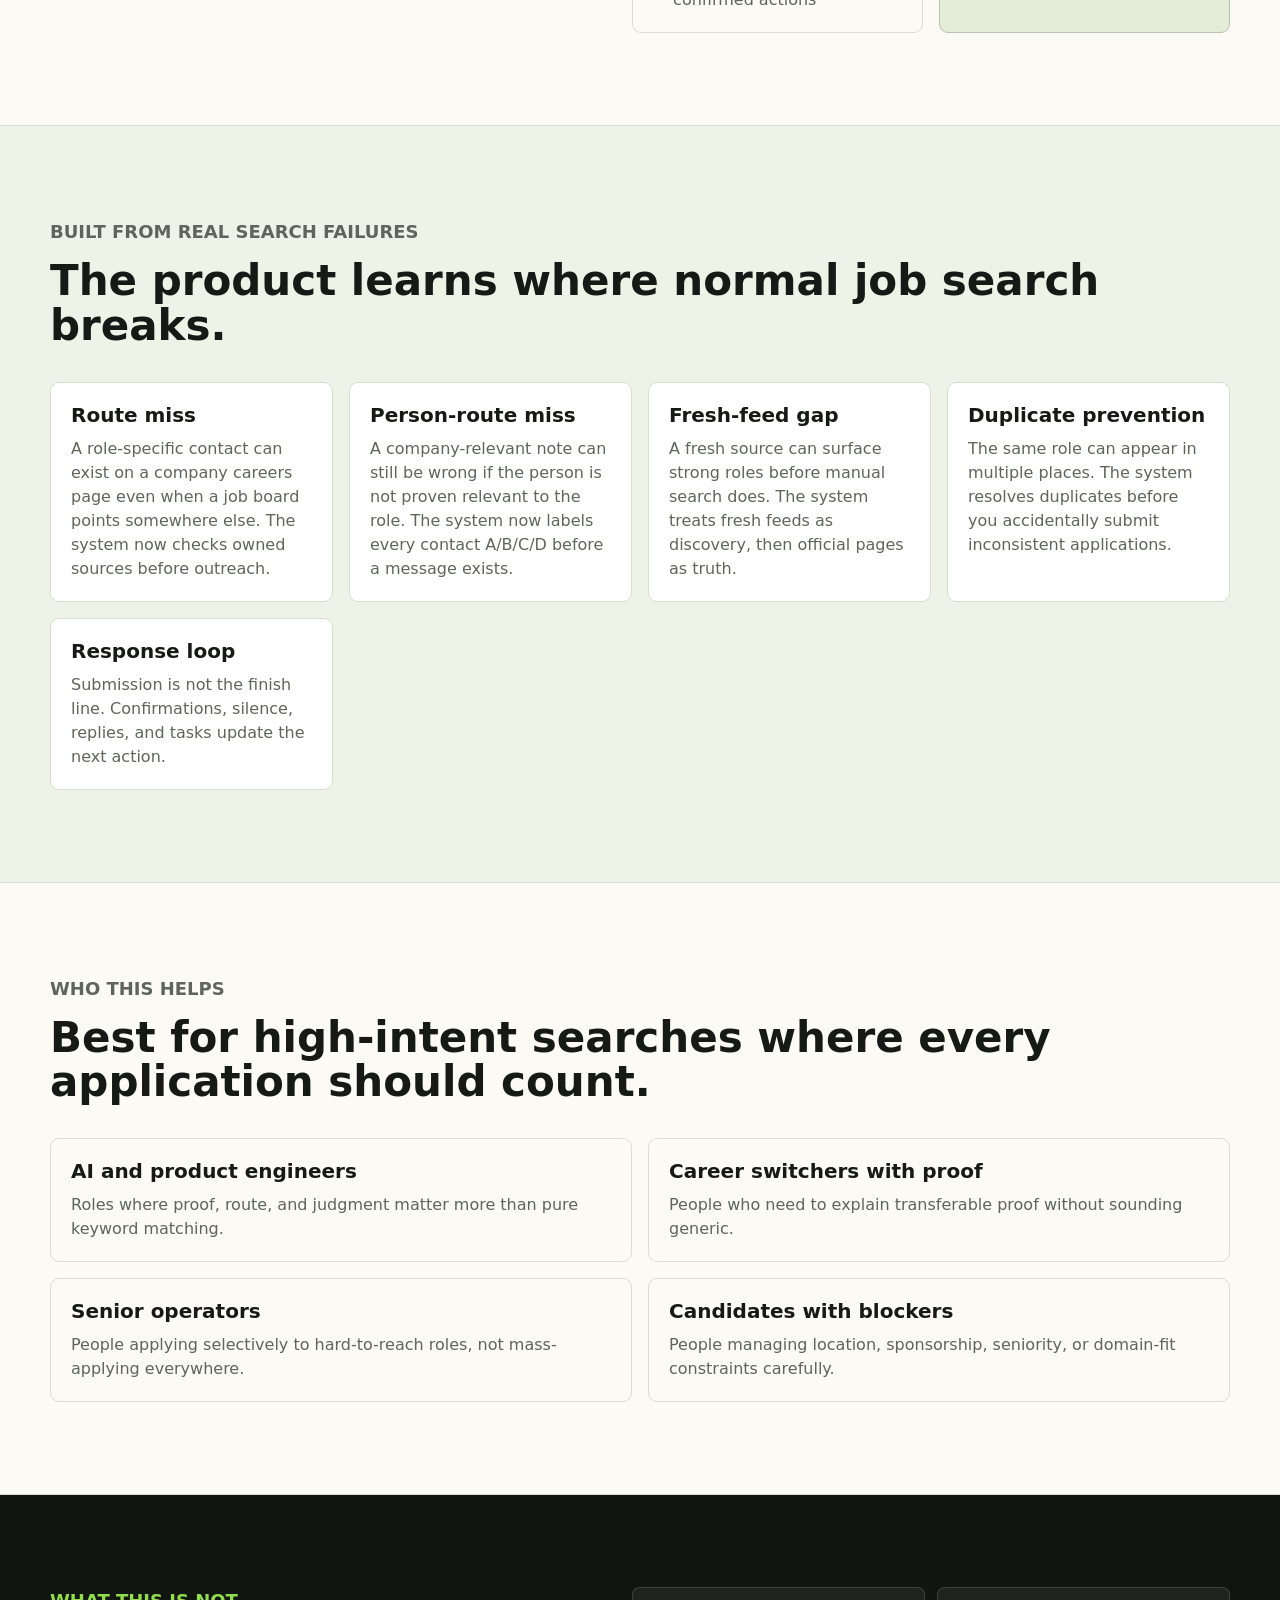
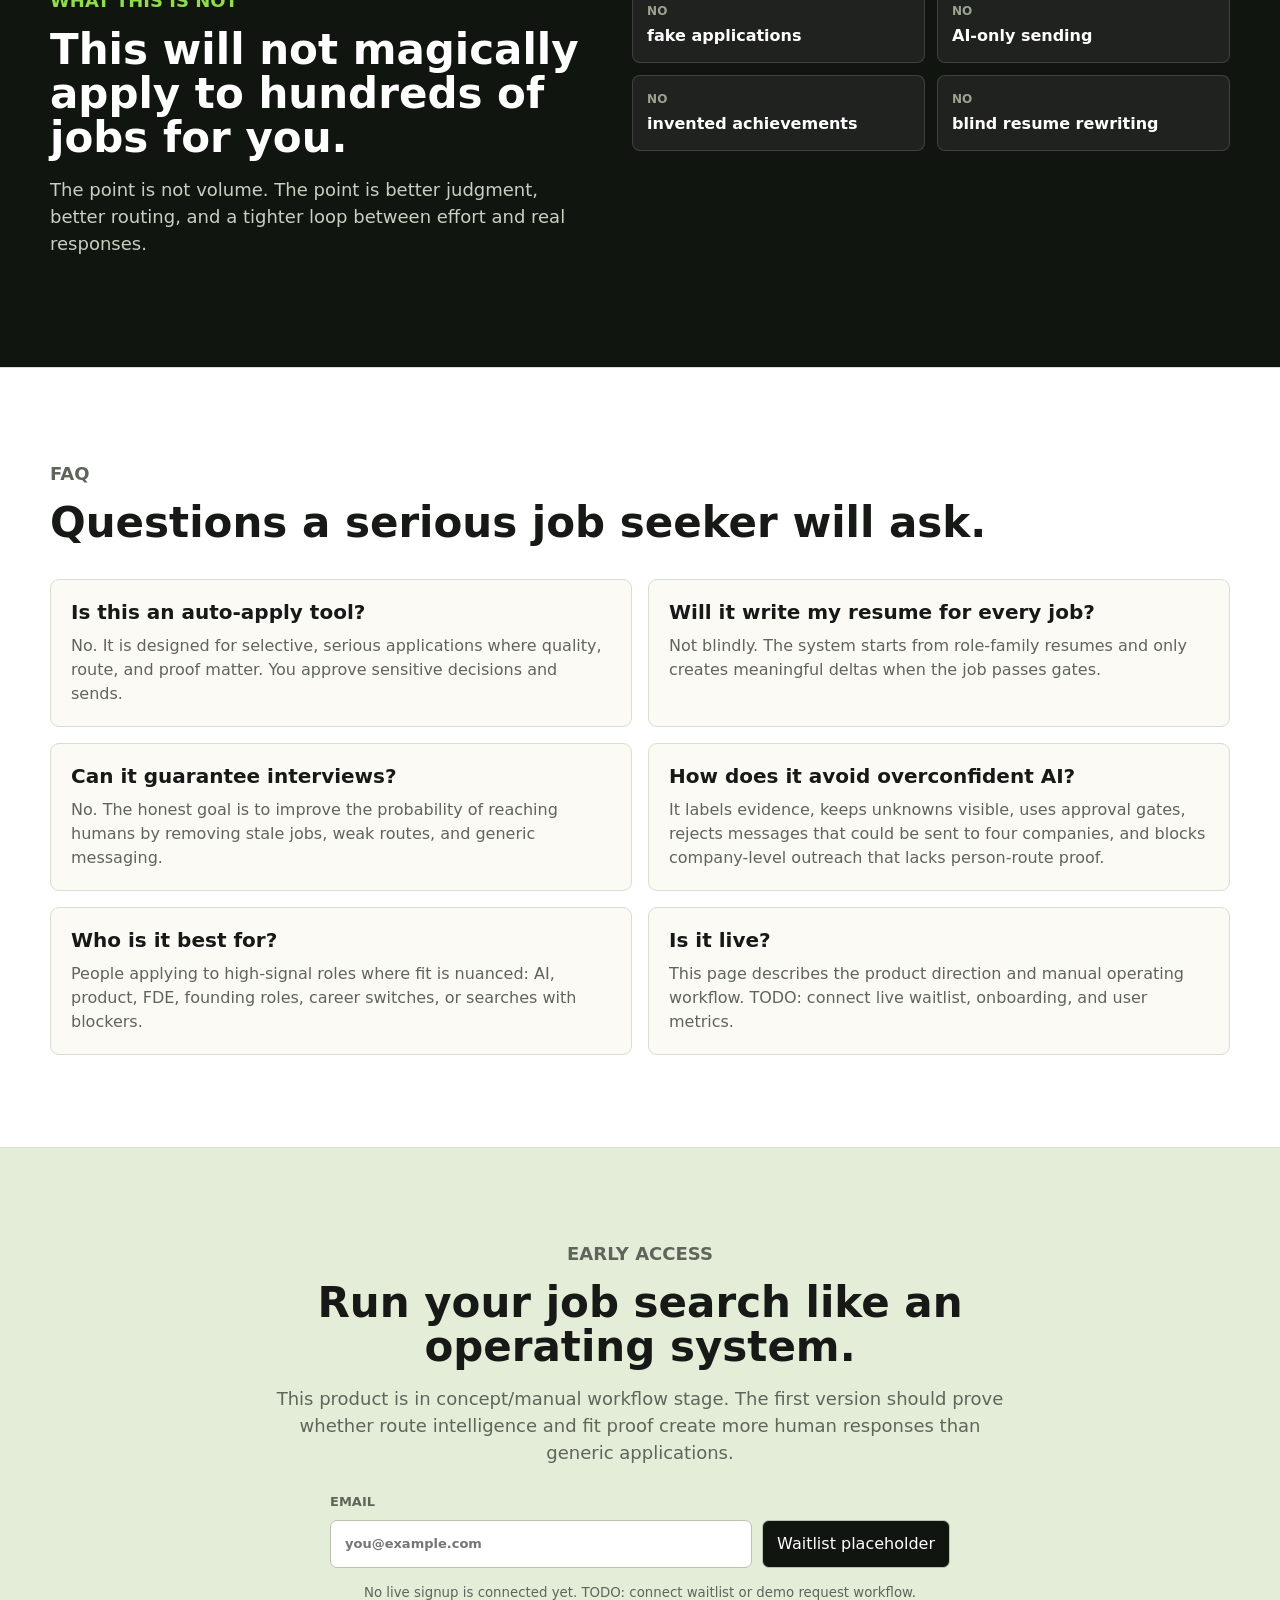
<file: jobseekers/index.html>
<!doctype html>
<html lang="en">
  <head>
    <meta charset="utf-8" />
    <meta name="viewport" content="width=device-width, initial-scale=1" />
    <meta
      name="description"
      content="Job Sourcing OS helps job seekers find active roles, verify the right person route, prove fit, track applications, and learn from outcomes."
    />
    <title>Job Sourcing OS | A calmer way to run a serious job search</title>
    <link rel="stylesheet" href="./styles.css" />
  </head>
  <body>
    <a class="skip-link" href="#main">Skip to content</a>

    <header class="site-header">
      <a class="brand" href="#top" aria-label="Job Sourcing OS home">
        <span class="brand-mark">JS</span>
        <span>Job Sourcing OS</span>
      </a>
      <nav class="nav-links" aria-label="Page navigation">
        <a href="#how">How it works</a>
        <a href="#control">Control</a>
        <a href="#who">Who it helps</a>
        <a href="#faq">FAQ</a>
      </nav>
      <a class="small-cta" href="#waitlist">Join waitlist</a>
    </header>

    <main id="main">
      <section class="hero section" id="top">
        <div class="hero-copy">
          <p class="eyebrow">For serious job seekers</p>
          <h1>Stop applying into the dark.</h1>
          <p class="lede">
            Job Sourcing OS helps you find active roles, verify the right person route,
            prove why you fit, track every response, and improve your search from real outcomes.
          </p>
          <div class="hero-actions">
            <a class="primary-button" href="#how">See the workflow</a>
            <a class="secondary-button" href="#not">What this is not</a>
          </div>
          <div class="trust-strip" aria-label="Product principles">
            <div><span>Not</span><strong>mass apply</strong></div>
            <div><span>Not</span><strong>resume spam</strong></div>
            <div><span>Built for</span><strong>person-route proof</strong></div>
          </div>
        </div>

        <div class="job-console" aria-label="Job search operating console">
          <div class="console-top">
            <span>Today&apos;s search board</span>
            <span class="live-pill">human route required</span>
          </div>
          <div class="opportunity-card active">
            <div>
              <span class="tag">Verified Apply</span>
              <h3>Forward Deployed AI Engineer</h3>
              <p>Official form live. Founder post active. Fit sentence approved.</p>
            </div>
            <strong>Ready</strong>
          </div>
          <div class="opportunity-card">
            <div>
              <span class="tag warning">Verify route</span>
              <h3>Founding Product Engineer</h3>
              <p>LinkedIn fresh. Company page and person route need proof before resume work.</p>
            </div>
            <strong>Hold</strong>
          </div>
          <div class="opportunity-card muted">
            <div>
              <span class="tag danger">Blocked</span>
              <h3>AI Engineer</h3>
              <p>Final form closed. Saved as stale signal, not application target.</p>
            </div>
            <strong>Archive</strong>
          </div>
          <div class="console-metrics">
            <div><span>Source</span><strong>fresh feed + official page</strong></div>
            <div><span>Route</span><strong>A/B/C/D person proof</strong></div>
            <div><span>Proof</span><strong>specific fit sentence</strong></div>
          </div>
        </div>
      </section>

      <section class="section problem-section" id="problem">
        <div class="section-shell split">
          <div>
            <p class="eyebrow">The problem</p>
            <h2>Your job search feels noisy because the tools stop too early.</h2>
            <p>
              Most tools help you find postings. But your hardest questions happen after that:
              is this role real, which person route is valid, what should I send, and when should I follow up?
            </p>
          </div>
          <div class="pain-grid">
            <article>
              <span>01</span>
              <h3>Stale jobs look fresh</h3>
              <p>Reposted or mirrored jobs can waste hours if the final source is closed or inactive.</p>
            </article>
            <article>
              <span>02</span>
              <h3>Great fit still gets buried</h3>
              <p>A strong resume can disappear if it goes through the wrong route or an unproven person contact.</p>
            </article>
            <article>
              <span>03</span>
              <h3>AI drafts sound the same</h3>
              <p>Polished but generic messages fail because they could be sent to any company.</p>
            </article>
            <article>
              <span>04</span>
              <h3>No feedback loop</h3>
              <p>Without response tracking, you cannot know which sources or messages actually work.</p>
            </article>
          </div>
        </div>
      </section>

      <section class="section promise-section">
        <div class="section-shell">
          <p class="eyebrow">The shift</p>
          <h2>A job search operating system, not another job list.</h2>
          <div class="equation" aria-label="Product equation">
            <span>Active role</span>
            <span>+</span>
            <span>Person-proven route</span>
            <span>+</span>
            <span>Specific proof</span>
            <span>+</span>
            <span>Tracked follow-up</span>
          </div>
        </div>
      </section>

      <section class="section how-section" id="how">
        <div class="section-shell">
          <div class="section-heading">
            <p class="eyebrow">How it works</p>
            <h2>Every job moves through gates before you spend serious effort.</h2>
            <p>
              The system slows down at the right moments so you do not waste energy on stale,
              blocked, company-level, or generic applications.
            </p>
          </div>
          <div class="workflow-layout">
            <div class="workflow-steps" id="workflowSteps"></div>
            <div class="workflow-panel" id="workflowPanel" aria-live="polite"></div>
          </div>
        </div>
      </section>

      <section class="section architecture-section">
        <div class="section-shell">
          <div class="section-heading">
            <p class="eyebrow">Under the hood</p>
            <h2>Fifteen layers, explained in job-seeker language.</h2>
            <p>
              You do not need to think about all fifteen layers every day. The product uses them
              to decide whether a role deserves action now, verification, watch, or archive.
            </p>
          </div>
          <div class="layer-grid" id="layerGrid" aria-label="Architecture layers"></div>
        </div>
      </section>

      <section class="section control-section" id="control">
        <div class="section-shell split">
          <div>
            <p class="eyebrow">Human control</p>
            <h2>AI helps prepare. You stay in charge.</h2>
            <p>
              The system is built to avoid overconfident AI. It labels evidence, shows what is
              known or unknown, and pauses before sensitive actions.
            </p>
          </div>
          <div class="control-cards">
            <article>
              <h3>AI can do</h3>
              <ul>
                <li>Find candidate roles from multiple sources</li>
                <li>Compare final job pages against mirrors</li>
                <li>Extract route hints and contact paths</li>
                <li>Label contacts A/B/C/D using public person evidence</li>
                <li>Draft fit arguments with evidence labels</li>
                <li>Update trackers after confirmed actions</li>
              </ul>
            </article>
            <article class="human-card">
              <h3>You approve</h3>
              <ul>
                <li>Final fit sentence</li>
                <li>Person route confidence and send/hold decision</li>
                <li>Resume version</li>
                <li>Work authorization or relocation wording</li>
                <li>Email, LinkedIn, or form submission</li>
                <li>Any sensitive or confidential claim</li>
              </ul>
            </article>
          </div>
        </div>
      </section>

      <section class="section examples-section">
        <div class="section-shell">
          <div class="section-heading">
            <p class="eyebrow">Built from real search failures</p>
            <h2>The product learns where normal job search breaks.</h2>
          </div>
          <div class="example-grid" id="exampleGrid"></div>
        </div>
      </section>

      <section class="section who-section" id="who">
        <div class="section-shell">
          <div class="section-heading">
            <p class="eyebrow">Who this helps</p>
            <h2>Best for high-intent searches where every application should count.</h2>
          </div>
          <div class="persona-grid">
            <article>
              <h3>AI and product engineers</h3>
              <p>Roles where proof, route, and judgment matter more than pure keyword matching.</p>
            </article>
            <article>
              <h3>Career switchers with proof</h3>
              <p>People who need to explain transferable proof without sounding generic.</p>
            </article>
            <article>
              <h3>Senior operators</h3>
              <p>People applying selectively to hard-to-reach roles, not mass-applying everywhere.</p>
            </article>
            <article>
              <h3>Candidates with blockers</h3>
              <p>People managing location, sponsorship, seniority, or domain-fit constraints carefully.</p>
            </article>
          </div>
        </div>
      </section>

      <section class="section not-section" id="not">
        <div class="section-shell split">
          <div>
            <p class="eyebrow">What this is not</p>
            <h2>This will not magically apply to hundreds of jobs for you.</h2>
            <p>
              The point is not volume. The point is better judgment, better routing,
              and a tighter loop between effort and real responses.
            </p>
          </div>
          <div class="not-list">
            <div><span>No</span><strong>fake applications</strong></div>
            <div><span>No</span><strong>AI-only sending</strong></div>
            <div><span>No</span><strong>invented achievements</strong></div>
            <div><span>No</span><strong>blind resume rewriting</strong></div>
          </div>
        </div>
      </section>

      <section class="section faq-section" id="faq">
        <div class="section-shell">
          <div class="section-heading">
            <p class="eyebrow">FAQ</p>
            <h2>Questions a serious job seeker will ask.</h2>
          </div>
          <div class="faq-list" id="faqList"></div>
        </div>
      </section>

      <section class="section waitlist-section" id="waitlist">
        <div class="section-shell waitlist-card">
          <p class="eyebrow">Early access</p>
          <h2>Run your job search like an operating system.</h2>
          <p>
            This product is in concept/manual workflow stage. The first version should prove
            whether route intelligence and fit proof create more human responses than generic applications.
          </p>
          <form class="waitlist-form" aria-label="Early access form">
            <label>
              Email
              <input type="email" placeholder="you@example.com" disabled />
            </label>
            <button type="button" disabled>Waitlist placeholder</button>
          </form>
          <small>No live signup is connected yet. TODO: connect waitlist or demo request workflow.</small>
        </div>
      </section>
    </main>

    <script src="./app.js"></script>
  </body>
</html>
</file>
<file: investor/styles.css>
:root {
  color-scheme: dark;
  --ink: #f7f4ec;
  --muted: #b7b1a3;
  --dim: #7f786c;
  --paper: #faf7ef;
  --black: #0d0e0c;
  --panel: #151712;
  --panel-strong: #1d2118;
  --line: rgba(247, 244, 236, 0.14);
  --line-strong: rgba(247, 244, 236, 0.28);
  --green: #b8ff6a;
  --green-deep: #203b1d;
  --amber: #ffbf46;
  --red: #ff6b4a;
  --blue: #75d7ff;
  --violet: #d5b8ff;
  --shadow: rgba(0, 0, 0, 0.35);
  --max: 1180px;
}

* {
  box-sizing: border-box;
}

html {
  scroll-behavior: smooth;
}

body {
  margin: 0;
  background:
    linear-gradient(rgba(247, 244, 236, 0.03) 1px, transparent 1px),
    linear-gradient(90deg, rgba(247, 244, 236, 0.03) 1px, transparent 1px),
    var(--black);
  background-size: 48px 48px;
  color: var(--ink);
  font-family:
    Inter, ui-sans-serif, system-ui, -apple-system, BlinkMacSystemFont, "Segoe UI",
    sans-serif;
  line-height: 1.5;
  letter-spacing: 0;
}

a {
  color: inherit;
  text-decoration: none;
}

button,
a {
  -webkit-tap-highlight-color: transparent;
}

button {
  font: inherit;
}

.skip-link {
  position: absolute;
  left: 16px;
  top: -80px;
  z-index: 20;
  background: var(--green);
  color: #11150d;
  padding: 10px 14px;
  border-radius: 6px;
}

.skip-link:focus {
  top: 12px;
}

.site-header {
  position: sticky;
  top: 0;
  z-index: 10;
  display: flex;
  align-items: center;
  justify-content: space-between;
  gap: 18px;
  min-height: 72px;
  padding: 14px 28px;
  background: rgba(13, 14, 12, 0.88);
  backdrop-filter: blur(18px);
  border-bottom: 1px solid var(--line);
}

.brand {
  display: inline-flex;
  align-items: center;
  gap: 10px;
  font-weight: 760;
  white-space: nowrap;
}

.brand-mark {
  display: inline-grid;
  place-items: center;
  width: 34px;
  height: 34px;
  border: 1px solid var(--line-strong);
  background: var(--paper);
  color: var(--black);
  border-radius: 6px;
  font-size: 13px;
}

.nav-links {
  display: flex;
  align-items: center;
  justify-content: center;
  gap: 20px;
  color: var(--muted);
  font-size: 14px;
}

.nav-links a:hover,
.nav-links a:focus-visible {
  color: var(--ink);
}

.section-band {
  padding: 96px 28px;
  border-bottom: 1px solid var(--line);
  scroll-margin-top: 96px;
}

.section-shell {
  width: min(100%, var(--max));
  margin: 0 auto;
}

.hero {
  position: relative;
  display: grid;
  grid-template-columns: minmax(0, 1fr) minmax(420px, 0.92fr);
  gap: 48px;
  align-items: center;
  min-height: calc(100vh - 72px);
  padding-top: 80px;
  overflow: hidden;
}

.hero::after {
  content: "";
  position: absolute;
  inset: auto 0 0 0;
  height: 1px;
  background: linear-gradient(90deg, transparent, var(--green), transparent);
  opacity: 0.65;
}

.hero-copy {
  max-width: 760px;
}

.eyebrow {
  margin: 0 0 16px;
  color: var(--green);
  font-size: 13px;
  font-weight: 760;
  text-transform: uppercase;
}

h1,
h2,
h3,
p {
  margin-top: 0;
}

h1 {
  margin-bottom: 24px;
  font-size: 64px;
  line-height: 0.95;
  font-weight: 820;
  letter-spacing: 0;
}

h2 {
  margin-bottom: 18px;
  font-size: 42px;
  line-height: 1.05;
  font-weight: 800;
  letter-spacing: 0;
}

h3 {
  margin-bottom: 10px;
  font-size: 20px;
  line-height: 1.18;
  font-weight: 760;
  letter-spacing: 0;
}

.hero-lede,
.section-heading p,
.wide-copy,
.final-cta p {
  color: var(--muted);
  font-size: 18px;
  max-width: 760px;
}

.hero-actions {
  display: flex;
  flex-wrap: wrap;
  gap: 12px;
  margin: 34px 0;
}

.primary-button,
.secondary-button,
.ghost-button,
.icon-button {
  display: inline-flex;
  align-items: center;
  justify-content: center;
  min-height: 44px;
  border-radius: 6px;
  cursor: pointer;
  transition:
    transform 180ms ease,
    border-color 180ms ease,
    background 180ms ease;
}

.primary-button {
  border: 1px solid var(--green);
  background: var(--green);
  color: #10140c;
  padding: 11px 17px;
  font-weight: 780;
}

.secondary-button,
.ghost-button {
  border: 1px solid var(--line-strong);
  background: rgba(247, 244, 236, 0.04);
  color: var(--ink);
  padding: 11px 17px;
}

.ghost-button {
  white-space: nowrap;
}

.icon-button {
  width: 42px;
  border: 1px solid var(--line-strong);
  background: transparent;
  color: var(--ink);
}

.primary-button:hover,
.secondary-button:hover,
.ghost-button:hover,
.icon-button:hover,
.primary-button:focus-visible,
.secondary-button:focus-visible,
.ghost-button:focus-visible,
.icon-button:focus-visible {
  transform: translateY(-1px);
  border-color: var(--green);
}

.signal-strip {
  display: grid;
  grid-template-columns: repeat(3, minmax(0, 1fr));
  gap: 10px;
  margin: 0;
}

.signal-strip div {
  border: 1px solid var(--line);
  border-radius: 6px;
  padding: 14px;
  background: rgba(247, 244, 236, 0.03);
}

.signal-strip dt {
  color: var(--dim);
  font-size: 12px;
  text-transform: uppercase;
  font-weight: 760;
}

.signal-strip dd {
  margin: 3px 0 0;
  color: var(--ink);
  font-weight: 700;
}

.hero-visual {
  position: relative;
  min-height: 580px;
  border: 1px solid var(--line);
  border-radius: 8px;
  background:
    radial-gradient(circle at 40% 20%, rgba(184, 255, 106, 0.08), transparent 34%),
    linear-gradient(140deg, rgba(247, 244, 236, 0.08), rgba(247, 244, 236, 0.02)),
    var(--panel);
  box-shadow: 0 40px 120px var(--shadow);
  overflow: hidden;
}

#signalCanvas {
  width: 100%;
  height: 100%;
  min-height: 580px;
  display: block;
}

.console-panel {
  position: absolute;
  left: 24px;
  right: 24px;
  bottom: 24px;
  border: 1px solid var(--line-strong);
  border-radius: 8px;
  background: rgba(13, 14, 12, 0.84);
  backdrop-filter: blur(16px);
  overflow: hidden;
}

.console-header,
.console-row {
  display: flex;
  justify-content: space-between;
  gap: 16px;
  padding: 12px 14px;
  border-bottom: 1px solid var(--line);
}

.console-row:last-child {
  border-bottom: 0;
}

.console-header {
  font-weight: 760;
}

.console-row span {
  color: var(--muted);
}

.console-row strong {
  text-align: right;
}

.status-pill {
  color: var(--green);
}

.sharp-band,
.audit-band,
.market-band {
  background: rgba(247, 244, 236, 0.025);
}

.section-heading {
  margin-bottom: 34px;
}

.contrast-grid,
.module-grid,
.audit-grid,
.market-grid,
.business-grid,
.memo-grid {
  display: grid;
  grid-template-columns: repeat(4, minmax(0, 1fr));
  gap: 16px;
}

.contrast-grid article,
.module-grid article,
.audit-grid article,
.market-grid article,
.business-grid article,
.memo-grid article,
.comparison-block,
.safety-table,
.evidence-panel,
.layer-detail,
.workflow-output {
  border: 1px solid var(--line);
  border-radius: 8px;
  background: rgba(247, 244, 236, 0.04);
}

.contrast-grid article,
.module-grid article,
.audit-grid article,
.market-grid article,
.business-grid article,
.memo-grid article {
  padding: 20px;
}

.contrast-grid span,
.why-list span,
.business-grid span {
  display: inline-block;
  margin-bottom: 24px;
  color: var(--green);
  font-weight: 800;
  font-size: 13px;
}

.contrast-grid p,
.module-grid p,
.audit-grid p,
.market-grid p,
.business-grid p,
.memo-grid p,
.why-list p {
  color: var(--muted);
  margin-bottom: 0;
}

.contrast-grid .positive {
  background: var(--paper);
  color: var(--black);
}

.contrast-grid .positive p,
.contrast-grid .positive span {
  color: #35402c;
}

.two-column {
  display: grid;
  grid-template-columns: minmax(0, 0.92fr) minmax(420px, 1fr);
  gap: 44px;
  align-items: start;
}

.comparison {
  display: grid;
  grid-template-columns: repeat(2, minmax(0, 1fr));
  gap: 16px;
}

.comparison-block {
  padding: 22px;
}

.comparison-block.accent {
  border-color: rgba(184, 255, 106, 0.42);
  background: rgba(184, 255, 106, 0.08);
}

ul {
  margin: 0;
  padding-left: 20px;
  color: var(--muted);
}

li + li {
  margin-top: 8px;
}

.insight-band {
  background: var(--paper);
  color: var(--black);
}

.insight-band .eyebrow {
  color: #315100;
}

.insight-band .wide-copy {
  color: #3e4638;
}

.equation {
  display: grid;
  grid-template-columns: 1fr auto 1fr auto 1fr auto 1fr;
  gap: 10px;
  align-items: stretch;
  margin: 28px 0 22px;
}

.equation span {
  display: grid;
  place-items: center;
  min-height: 86px;
  border: 1px solid rgba(13, 14, 12, 0.18);
  border-radius: 8px;
  padding: 12px;
  background: #fffdf5;
  text-align: center;
  font-weight: 820;
}

.equation span:nth-child(even) {
  width: 34px;
  background: #dfe9d2;
}

.architecture-heading {
  display: grid;
  grid-template-columns: minmax(0, 0.9fr) minmax(280px, 0.45fr);
  gap: 32px;
  align-items: end;
}

.architecture-layout {
  display: grid;
  grid-template-columns: minmax(360px, 0.92fr) minmax(420px, 1fr);
  gap: 28px;
  align-items: start;
}

.layer-stack {
  display: flex;
  flex-direction: column-reverse;
  gap: 7px;
  align-items: center;
  min-height: 720px;
  padding: 18px 0;
}

.layer-button {
  position: relative;
  width: var(--layer-width);
  min-height: 38px;
  border: 1px solid var(--line);
  border-radius: 6px;
  background: linear-gradient(90deg, rgba(247, 244, 236, 0.04), rgba(184, 255, 106, 0.08));
  color: var(--ink);
  cursor: pointer;
  padding: 8px 14px;
  text-align: left;
}

.layer-button:hover,
.layer-button:focus-visible,
.layer-button.active {
  border-color: var(--green);
  background: rgba(184, 255, 106, 0.16);
}

.layer-button .num {
  color: var(--green);
  font-size: 12px;
  font-weight: 800;
  margin-right: 8px;
}

.layer-button .name {
  font-weight: 760;
}

.layer-detail {
  position: sticky;
  top: 96px;
  padding: 26px;
}

.layer-detail .layer-meta {
  display: flex;
  justify-content: space-between;
  gap: 12px;
  color: var(--green);
  font-size: 13px;
  font-weight: 760;
  text-transform: uppercase;
}

.layer-detail dl {
  display: grid;
  gap: 16px;
  margin: 24px 0 0;
}

.layer-detail dt {
  color: var(--dim);
  font-size: 12px;
  text-transform: uppercase;
  font-weight: 780;
}

.layer-detail dd {
  margin: 3px 0 0;
  color: var(--ink);
}

.workflow-demo {
  display: grid;
  grid-template-columns: 300px minmax(0, 1fr);
  gap: 20px;
}

.workflow-rail {
  display: grid;
  gap: 10px;
  align-content: start;
}

.workflow-step {
  border: 1px solid var(--line);
  border-radius: 6px;
  background: rgba(247, 244, 236, 0.03);
  color: var(--ink);
  padding: 13px 14px;
  text-align: left;
  cursor: pointer;
}

.workflow-step.active {
  border-color: var(--green);
  background: rgba(184, 255, 106, 0.12);
}

.workflow-step span {
  display: block;
  color: var(--dim);
  font-size: 12px;
  text-transform: uppercase;
  font-weight: 760;
}

.workflow-output {
  min-height: 420px;
  padding: 26px;
}

.workflow-output .artifact {
  display: grid;
  grid-template-columns: repeat(2, minmax(0, 1fr));
  gap: 12px;
  margin-top: 24px;
}

.artifact div {
  border: 1px solid var(--line);
  border-radius: 6px;
  padding: 14px;
  background: rgba(13, 14, 12, 0.22);
}

.artifact span {
  display: block;
  color: var(--dim);
  font-size: 12px;
  font-weight: 760;
  text-transform: uppercase;
  margin-bottom: 4px;
}

.module-grid,
.memo-grid {
  grid-template-columns: repeat(3, minmax(0, 1fr));
}

.audit-grid {
  grid-template-columns: repeat(2, minmax(0, 1fr));
}

.audit-grid article {
  display: grid;
  grid-template-columns: 110px minmax(0, 1fr);
  gap: 18px;
}

.audit-label {
  display: grid;
  place-items: center;
  min-height: 110px;
  border-radius: 6px;
  background: var(--paper);
  color: var(--black);
  font-weight: 820;
  text-align: center;
}

.safety-layout {
  display: grid;
  grid-template-columns: repeat(3, minmax(0, 1fr));
  gap: 16px;
}

.safety-table,
.evidence-panel {
  padding: 22px;
}

.safety-table.human {
  border-color: rgba(255, 191, 70, 0.48);
  background: rgba(255, 191, 70, 0.08);
}

.evidence-panel p {
  color: var(--muted);
}

.why-list {
  display: grid;
  grid-template-columns: repeat(2, minmax(0, 1fr));
  gap: 16px;
}

.why-list article {
  border-top: 1px solid var(--line);
  padding-top: 18px;
}

.market-grid,
.business-grid {
  grid-template-columns: repeat(3, minmax(0, 1fr));
}

.market-grid span,
.business-grid small {
  display: inline-block;
  margin-top: 16px;
  color: var(--amber);
  font-size: 13px;
}

.memo-grid article {
  min-height: 210px;
}

.final-cta {
  text-align: center;
  background: var(--paper);
  color: var(--black);
}

.final-cta .eyebrow {
  color: #315100;
}

.final-cta p {
  margin-left: auto;
  margin-right: auto;
  color: #3e4638;
}

.final-cta .hero-actions {
  justify-content: center;
}

.final-cta .secondary-button {
  border-color: rgba(13, 14, 12, 0.22);
  color: var(--black);
}

.pitch-dialog {
  width: min(920px, calc(100% - 32px));
  border: 1px solid var(--line-strong);
  border-radius: 8px;
  padding: 0;
  background: var(--panel);
  color: var(--ink);
  box-shadow: 0 40px 140px rgba(0, 0, 0, 0.65);
}

.pitch-dialog::backdrop {
  background: rgba(0, 0, 0, 0.78);
}

.pitch-dialog-inner {
  display: grid;
  min-height: 560px;
}

.pitch-topbar,
.pitch-controls {
  display: flex;
  align-items: center;
  justify-content: space-between;
  gap: 12px;
  padding: 16px;
  border-bottom: 1px solid var(--line);
}

.pitch-controls {
  border-top: 1px solid var(--line);
  border-bottom: 0;
}

.pitch-slide {
  display: grid;
  align-content: center;
  padding: 50px;
}

.pitch-slide p {
  color: var(--muted);
  font-size: 20px;
  max-width: 720px;
}

@media (max-width: 1040px) {
  .nav-links {
    display: none;
  }

  .hero,
  .two-column,
  .architecture-heading,
  .architecture-layout,
  .workflow-demo,
  .safety-layout {
    grid-template-columns: 1fr;
  }

  .hero {
    min-height: auto;
  }

  .layer-detail {
    position: static;
  }

  .layer-stack {
    min-height: 0;
  }

  .layer-button {
    width: 100% !important;
  }
}

@media (max-width: 760px) {
  .site-header {
    padding: 12px 16px;
  }

  .ghost-button {
    display: none;
  }

  .section-band {
    padding: 68px 18px;
  }

  h1 {
    font-size: 44px;
  }

  h2 {
    font-size: 32px;
  }

  .hero-visual {
    min-height: 520px;
  }

  #signalCanvas {
    min-height: 520px;
  }

  .console-panel {
    left: 14px;
    right: 14px;
    bottom: 14px;
  }

  .console-row,
  .console-header {
    align-items: flex-start;
    flex-direction: column;
    gap: 4px;
  }

  .console-row strong {
    text-align: left;
  }

  .signal-strip,
  .contrast-grid,
  .comparison,
  .module-grid,
  .audit-grid,
  .market-grid,
  .business-grid,
  .memo-grid,
  .why-list,
  .workflow-output .artifact,
  .equation {
    grid-template-columns: 1fr;
  }

  .equation span:nth-child(even) {
    width: auto;
    min-height: 42px;
  }

  .audit-grid article {
    grid-template-columns: 1fr;
  }

  .pitch-slide {
    padding: 28px;
  }
}

@media (prefers-reduced-motion: reduce) {
  *,
  *::before,
  *::after {
    scroll-behavior: auto !important;
    transition: none !important;
    animation: none !important;
  }
}
</file>
<file: jobseekers/styles.css>
:root {
  color-scheme: light;
  --ink: #171916;
  --muted: #5f655b;
  --soft: #eef1e9;
  --paper: #fbfaf5;
  --white: #ffffff;
  --line: #d9ded0;
  --line-strong: #bac3ad;
  --green: #366a1f;
  --green-bright: #91dc4a;
  --sage: #e4edd8;
  --amber: #a16400;
  --red: #a93d23;
  --blue: #1c6585;
  --dark: #111510;
  --max: 1180px;
}

* {
  box-sizing: border-box;
}

html {
  scroll-behavior: smooth;
}

body {
  margin: 0;
  background: var(--paper);
  color: var(--ink);
  font-family:
    Inter, ui-sans-serif, system-ui, -apple-system, BlinkMacSystemFont, "Segoe UI",
    sans-serif;
  line-height: 1.5;
  letter-spacing: 0;
}

a {
  color: inherit;
  text-decoration: none;
}

button,
input {
  font: inherit;
}

.skip-link {
  position: absolute;
  left: 16px;
  top: -80px;
  z-index: 20;
  background: var(--green);
  color: var(--white);
  padding: 10px 14px;
  border-radius: 6px;
}

.skip-link:focus {
  top: 12px;
}

.site-header {
  position: sticky;
  top: 0;
  z-index: 10;
  min-height: 72px;
  display: flex;
  align-items: center;
  justify-content: space-between;
  gap: 20px;
  padding: 14px 28px;
  background: rgba(251, 250, 245, 0.92);
  border-bottom: 1px solid var(--line);
  backdrop-filter: blur(18px);
}

.brand {
  display: inline-flex;
  align-items: center;
  gap: 10px;
  font-weight: 820;
  white-space: nowrap;
}

.brand-mark {
  display: grid;
  place-items: center;
  width: 36px;
  height: 36px;
  border-radius: 7px;
  background: var(--dark);
  color: var(--green-bright);
  font-size: 13px;
}

.nav-links {
  display: flex;
  align-items: center;
  gap: 22px;
  color: var(--muted);
  font-size: 14px;
}

.nav-links a:hover,
.nav-links a:focus-visible {
  color: var(--ink);
}

.small-cta,
.primary-button,
.secondary-button {
  display: inline-flex;
  align-items: center;
  justify-content: center;
  min-height: 44px;
  border-radius: 7px;
  border: 1px solid var(--line-strong);
  padding: 10px 16px;
  font-weight: 760;
}

.small-cta,
.primary-button {
  background: var(--dark);
  color: var(--white);
}

.secondary-button {
  background: var(--white);
  color: var(--ink);
}

.section {
  padding: 92px 28px;
  border-bottom: 1px solid var(--line);
  scroll-margin-top: 96px;
}

.section-shell {
  width: min(100%, var(--max));
  margin: 0 auto;
}

.hero {
  display: grid;
  grid-template-columns: minmax(0, 0.96fr) minmax(420px, 0.9fr);
  gap: 48px;
  align-items: center;
  min-height: calc(100vh - 72px);
  background:
    linear-gradient(rgba(17, 21, 16, 0.055) 1px, transparent 1px),
    linear-gradient(90deg, rgba(17, 21, 16, 0.055) 1px, transparent 1px),
    radial-gradient(circle at 80% 20%, rgba(145, 220, 74, 0.2), transparent 32%),
    var(--paper);
  background-size: 42px 42px, 42px 42px, auto, auto;
}

.hero-copy {
  max-width: 760px;
}

.eyebrow {
  margin: 0 0 14px;
  color: var(--green);
  font-size: 13px;
  font-weight: 820;
  text-transform: uppercase;
}

h1,
h2,
h3,
p {
  margin-top: 0;
}

h1 {
  margin-bottom: 22px;
  font-size: 72px;
  line-height: 0.95;
  letter-spacing: 0;
}

h2 {
  margin-bottom: 16px;
  font-size: 42px;
  line-height: 1.05;
  letter-spacing: 0;
}

h3 {
  margin-bottom: 10px;
  font-size: 20px;
  line-height: 1.2;
  letter-spacing: 0;
}

.lede,
.section-heading p,
.split p,
.waitlist-card p {
  color: var(--muted);
  font-size: 18px;
  max-width: 740px;
}

.hero-actions {
  display: flex;
  flex-wrap: wrap;
  gap: 12px;
  margin: 32px 0;
}

.trust-strip {
  display: grid;
  grid-template-columns: repeat(3, minmax(0, 1fr));
  gap: 10px;
}

.trust-strip div,
.not-list div {
  border: 1px solid var(--line);
  border-radius: 8px;
  background: rgba(255, 255, 255, 0.7);
  padding: 14px;
}

.trust-strip span,
.not-list span {
  display: block;
  color: var(--muted);
  font-size: 12px;
  text-transform: uppercase;
  font-weight: 760;
}

.trust-strip strong,
.not-list strong {
  display: block;
  margin-top: 4px;
}

.job-console {
  border: 1px solid var(--line-strong);
  border-radius: 10px;
  background: var(--dark);
  color: var(--white);
  box-shadow: 0 30px 100px rgba(17, 21, 16, 0.2);
  overflow: hidden;
}

.console-top {
  display: flex;
  justify-content: space-between;
  gap: 14px;
  padding: 16px;
  border-bottom: 1px solid rgba(255, 255, 255, 0.14);
  font-weight: 780;
}

.live-pill {
  color: var(--green-bright);
  white-space: nowrap;
}

.opportunity-card {
  display: flex;
  justify-content: space-between;
  gap: 18px;
  padding: 18px;
  margin: 16px;
  border: 1px solid rgba(255, 255, 255, 0.16);
  border-radius: 8px;
  background: rgba(255, 255, 255, 0.055);
}

.opportunity-card.active {
  border-color: rgba(145, 220, 74, 0.72);
  background: rgba(145, 220, 74, 0.12);
}

.opportunity-card.muted {
  opacity: 0.72;
}

.opportunity-card p {
  margin-bottom: 0;
  color: #c8d0c1;
}

.tag {
  display: inline-block;
  margin-bottom: 8px;
  color: var(--green-bright);
  font-size: 12px;
  font-weight: 820;
  text-transform: uppercase;
}

.tag.warning {
  color: #ffd36d;
}

.tag.danger {
  color: #ff8b70;
}

.console-metrics {
  display: grid;
  grid-template-columns: repeat(3, minmax(0, 1fr));
  border-top: 1px solid rgba(255, 255, 255, 0.14);
}

.console-metrics div {
  padding: 14px;
  border-right: 1px solid rgba(255, 255, 255, 0.14);
}

.console-metrics div:last-child {
  border-right: 0;
}

.console-metrics span {
  display: block;
  color: #98a291;
  font-size: 12px;
  text-transform: uppercase;
  font-weight: 760;
}

.split {
  display: grid;
  grid-template-columns: minmax(0, 0.9fr) minmax(420px, 1fr);
  gap: 44px;
  align-items: start;
}

.problem-section,
.architecture-section,
.faq-section {
  background: var(--white);
}

.pain-grid,
.persona-grid,
.example-grid,
.control-cards {
  display: grid;
  grid-template-columns: repeat(2, minmax(0, 1fr));
  gap: 16px;
}

.pain-grid article,
.persona-grid article,
.example-grid article,
.control-cards article,
.faq-item,
.workflow-panel,
.layer-card {
  border: 1px solid var(--line);
  border-radius: 9px;
  background: var(--paper);
  padding: 20px;
}

.pain-grid span {
  color: var(--green);
  font-weight: 820;
  font-size: 13px;
}

.pain-grid p,
.persona-grid p,
.example-grid p,
.faq-item p,
.workflow-panel p,
.layer-card p {
  color: var(--muted);
  margin-bottom: 0;
}

.promise-section {
  background: var(--dark);
  color: var(--white);
}

.promise-section .eyebrow {
  color: var(--green-bright);
}

.equation {
  display: grid;
  grid-template-columns: 1fr auto 1fr auto 1fr auto 1fr;
  gap: 10px;
  margin-top: 26px;
}

.equation span {
  min-height: 86px;
  display: grid;
  place-items: center;
  border: 1px solid rgba(255, 255, 255, 0.18);
  border-radius: 8px;
  background: rgba(255, 255, 255, 0.06);
  text-align: center;
  padding: 12px;
  font-weight: 820;
}

.equation span:nth-child(even) {
  width: 34px;
  color: var(--green-bright);
}

.section-heading {
  margin-bottom: 34px;
}

.workflow-layout {
  display: grid;
  grid-template-columns: 320px minmax(0, 1fr);
  gap: 20px;
}

.workflow-steps {
  display: grid;
  gap: 10px;
  align-content: start;
}

.workflow-step {
  border: 1px solid var(--line);
  border-radius: 8px;
  background: var(--white);
  color: var(--ink);
  padding: 14px;
  text-align: left;
  cursor: pointer;
}

.workflow-step.active {
  border-color: var(--green);
  background: var(--sage);
}

.workflow-step span {
  display: block;
  color: var(--green);
  font-size: 12px;
  text-transform: uppercase;
  font-weight: 820;
}

.workflow-panel {
  min-height: 400px;
  background:
    linear-gradient(rgba(17, 21, 16, 0.04) 1px, transparent 1px),
    linear-gradient(90deg, rgba(17, 21, 16, 0.04) 1px, transparent 1px),
    var(--white);
  background-size: 34px 34px;
}

.artifact-list {
  display: grid;
  grid-template-columns: repeat(2, minmax(0, 1fr));
  gap: 12px;
  margin-top: 22px;
}

.artifact-list div {
  border: 1px solid var(--line);
  border-radius: 7px;
  background: rgba(255, 255, 255, 0.75);
  padding: 14px;
}

.artifact-list span {
  display: block;
  color: var(--green);
  font-size: 12px;
  text-transform: uppercase;
  font-weight: 820;
}

.layer-grid {
  display: grid;
  grid-template-columns: repeat(3, minmax(0, 1fr));
  gap: 14px;
}

.layer-card {
  display: grid;
  gap: 8px;
  min-height: 170px;
}

.layer-card span {
  color: var(--green);
  font-weight: 820;
  font-size: 13px;
}

.human-card {
  background: var(--sage) !important;
  border-color: var(--line-strong) !important;
}

ul {
  margin: 0;
  padding-left: 20px;
  color: var(--muted);
}

li + li {
  margin-top: 8px;
}

.examples-section {
  background: #eef3e7;
}

.example-grid {
  grid-template-columns: repeat(4, minmax(0, 1fr));
}

.example-grid article {
  background: var(--white);
}

.not-section {
  background: var(--dark);
  color: var(--white);
}

.not-section .eyebrow {
  color: var(--green-bright);
}

.not-section p {
  color: #c8d0c1;
}

.not-list {
  display: grid;
  grid-template-columns: repeat(2, minmax(0, 1fr));
  gap: 12px;
}

.not-list div {
  background: rgba(255, 255, 255, 0.06);
  border-color: rgba(255, 255, 255, 0.14);
}

.not-list span {
  color: #98a291;
}

.faq-list {
  display: grid;
  grid-template-columns: repeat(2, minmax(0, 1fr));
  gap: 16px;
}

.waitlist-section {
  background: var(--sage);
}

.waitlist-card {
  text-align: center;
  max-width: 860px;
}

.waitlist-card p {
  margin-left: auto;
  margin-right: auto;
}

.waitlist-form {
  display: grid;
  grid-template-columns: minmax(0, 1fr) auto;
  gap: 10px;
  margin: 26px auto 12px;
  max-width: 620px;
  text-align: left;
}

.waitlist-form label {
  display: grid;
  gap: 8px;
  color: var(--muted);
  font-size: 13px;
  font-weight: 760;
  text-transform: uppercase;
}

.waitlist-form input,
.waitlist-form button {
  min-height: 48px;
  border-radius: 7px;
  border: 1px solid var(--line-strong);
  padding: 10px 14px;
}

.waitlist-form input {
  background: var(--white);
}

.waitlist-form button {
  align-self: end;
  background: var(--dark);
  color: var(--white);
}

.waitlist-card small {
  color: var(--muted);
}

@media (max-width: 1040px) {
  .nav-links {
    display: none;
  }

  .hero,
  .split,
  .workflow-layout {
    grid-template-columns: 1fr;
  }

  .hero {
    min-height: auto;
  }

  .layer-grid,
  .example-grid {
    grid-template-columns: repeat(2, minmax(0, 1fr));
  }
}

@media (max-width: 720px) {
  .site-header {
    padding: 12px 16px;
  }

  .small-cta {
    display: none;
  }

  .section {
    padding: 68px 18px;
  }

  h1 {
    font-size: 48px;
  }

  h2 {
    font-size: 32px;
  }

  .trust-strip,
  .console-metrics,
  .pain-grid,
  .persona-grid,
  .example-grid,
  .control-cards,
  .faq-list,
  .not-list,
  .layer-grid,
  .artifact-list,
  .equation,
  .waitlist-form {
    grid-template-columns: 1fr;
  }

  .equation span:nth-child(even) {
    width: auto;
    min-height: 42px;
  }

  .opportunity-card {
    flex-direction: column;
  }
}

@media (prefers-reduced-motion: reduce) {
  html {
    scroll-behavior: auto;
  }
}
</file>
